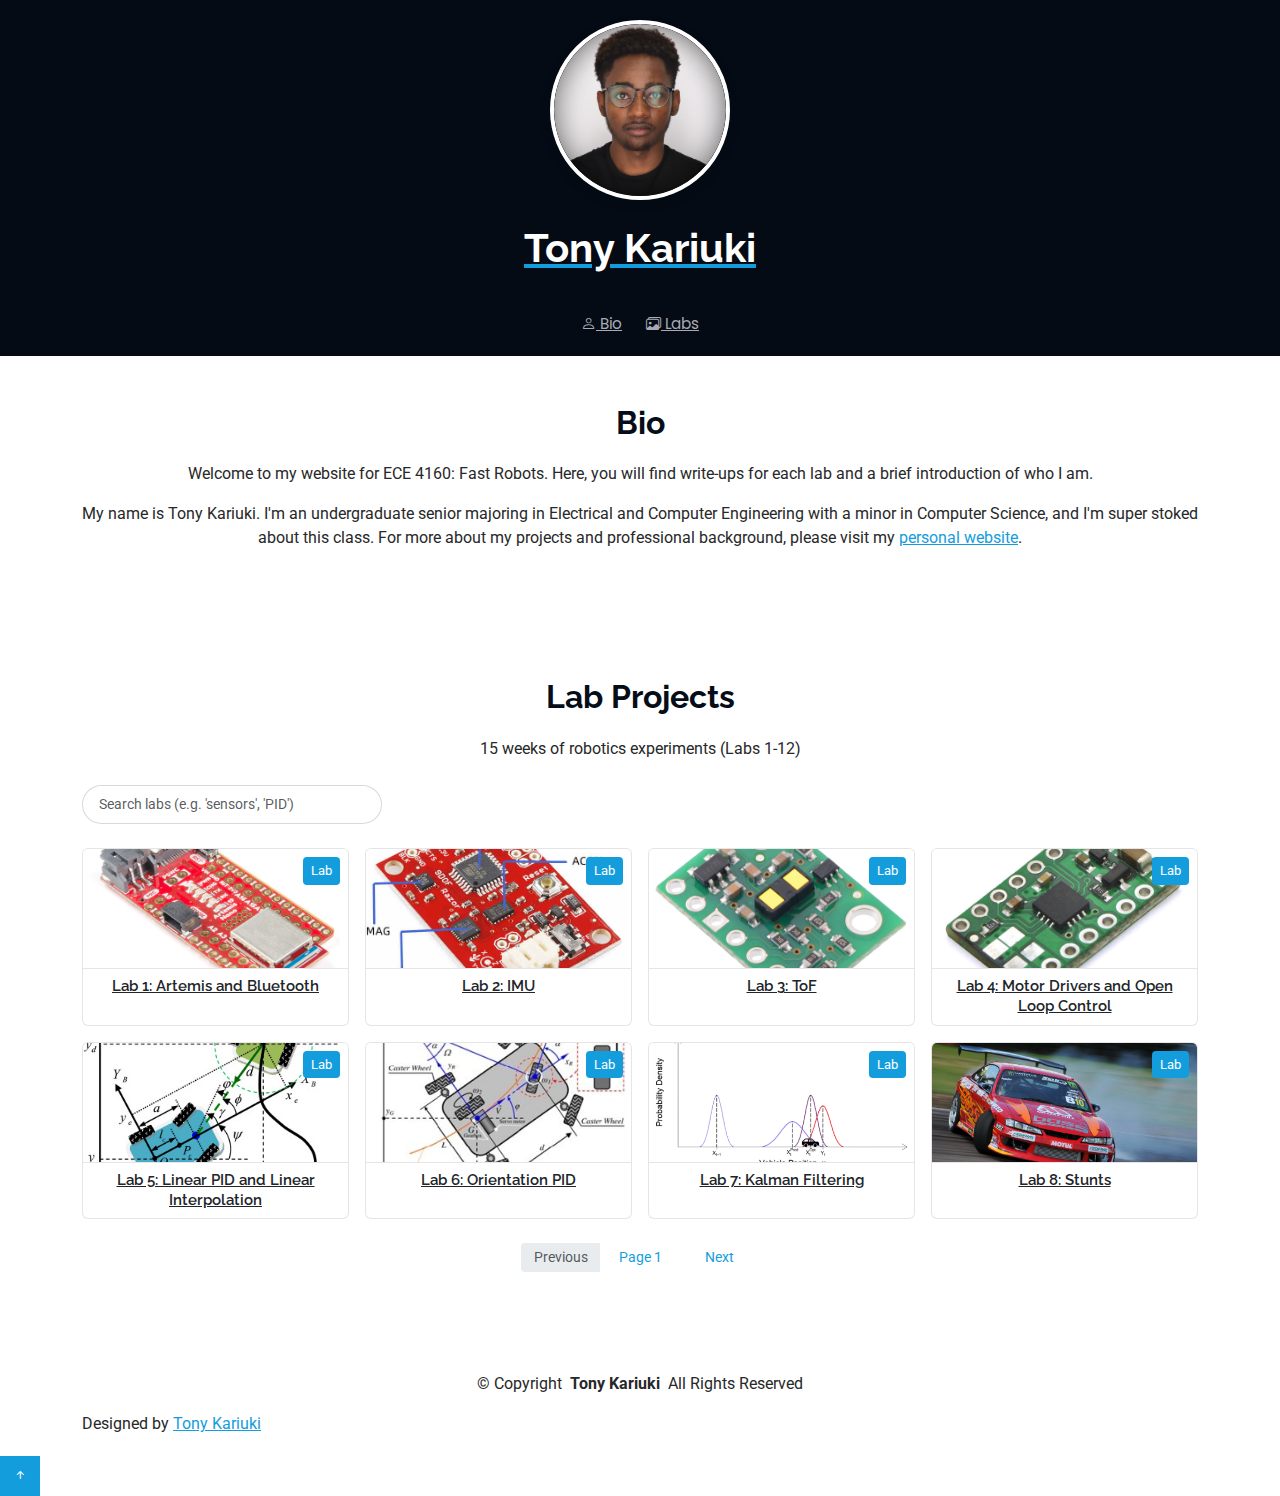
<file: index.html>
<!DOCTYPE html>
<html lang="en">

<head>
  <meta charset="utf-8">
  <meta content="width=device-width, initial-scale=1.0" name="viewport">
  <title>Tony Kariuki's ECE 4160 Portfolio</title>
  <meta content="Explore my lab projects and achievements in ECE 4160 for Spring 2025." name="description">
  <meta content="ECE 4160, lab projects, Spring 2025, Tony Kariuki" name="keywords">
  
  <!-- Favicons -->
  <link href="assets/img/favicon.png" rel="icon">
  <link href="assets/img/apple-touch-icon.png" rel="apple-touch-icon">

  <!-- Open Graph Meta Tags -->
  <meta property="og:title" content="Tony Kariuki's ECE 4160 Portfolio">
  <meta property="og:type" content="website">
  <meta property="og:url" content="https://www.tonykariuki.com/">
  <meta property="og:image" content="https://www.tonykariuki.com/assets/img/favicon.png">
  <meta property="og:description" content="Explore my lab projects and achievements in ECE 4160 for Spring 2025.">
  <meta property="og:site_name" content="Tony Kariuki's ECE 4160 Portfolio">
  <meta name="twitter:card" content="summary_large_image">
  <meta name="twitter:title" content="Tony Kariuki's ECE 4160 Portfolio">
  <meta name="twitter:description" content="Explore my lab projects and achievements in ECE 4160 for Spring 2025.">
  <meta name="twitter:image" content="https://www.tonykariuki.com/assets/img/favicon.png">

  <!-- Fonts -->
  <link href="https://fonts.googleapis.com" rel="preconnect">
  <link href="https://fonts.gstatic.com" rel="preconnect" crossorigin>
  <link href="https://fonts.googleapis.com/css2?family=Roboto:ital,wght@0,100;0,300;0,400;0,500;0,700;0,900;1,100;1,300;1,400;1,500;1,700;1,900&family=Poppins:ital,wght@0,100;0,200;0,300;0,400;0,500;0,600;0,700;0,800;0,900;1,100;1,200;1,300;1,400;1,500;1,600;1,700;1,800;1,900&family=Raleway:ital,wght@0,100;0,200;0,300;0,400;0,500;0,600;0,700;0,800;0,900&display=swap" rel="stylesheet">

  <!-- Vendor CSS Files -->
  <link href="assets/vendor/bootstrap/css/bootstrap.min.css" rel="stylesheet">
  <link href="assets/vendor/bootstrap-icons/bootstrap-icons.css" rel="stylesheet">
  <link href="assets/vendor/aos/aos.css" rel="stylesheet">
  <link href="assets/vendor/glightbox/css/glightbox.min.css" rel="stylesheet">
  <link href="assets/vendor/swiper/swiper-bundle.min.css" rel="stylesheet">

  <!-- Main CSS File -->
  <link href="assets/css/main.css" rel="stylesheet">

</head>

<body class="index-page">

  <header id="header" class="header dark-background d-flex flex-column">
    <i class="header-toggle d-xl-none bi bi-list"></i>

    <!-- Update the profile section in your HTML -->
    <div class="profile-img-container">
      <div class="profile-img">
        <img src="assets/img/hero-bg.jpg" 
            alt="Tony's Profile Picture" 
            class="profile-image"
            loading="lazy">
      </div>
    </div>

    <a href="index.html" class="logo d-flex align-items-center justify-content-center">
      <h1 class="sitename">Tony Kariuki</h1>
    </a>

    <nav id="navmenu" class="navmenu">
      <ul>
        <li><a href="#about"><i class="bi bi-person navicon"></i> Bio</a></li>
        <li><a href="#portfolio"><i class="bi bi-images navicon"></i> Labs</a></li>
      </ul>
    </nav>

  </header>

  <main class="main">

    <!-- Bio Section -->
    <section id="about" class="about section">
      <div class="container section-title" data-aos="fade-up">
        <h2>Bio</h2>
        <p>Welcome to my website for ECE 4160: Fast Robots. Here, you will find write-ups for each lab and a brief introduction of who I am.</p>
        <p>My name is Tony Kariuki. I'm an undergraduate senior majoring in Electrical and Computer Engineering with a minor in Computer Science, and I'm super stoked about this class. For more about my projects and professional background, please visit my <a href="https://www.tonykariuki.com/" target="_blank" rel="noopener">personal website</a>.</p>
      </div>
    </section>

    <!-- Portfolio Section -->
    <section id="portfolio" class="portfolio section light-background">
      <div class="container section-title" data-aos="fade-up">
        <h2>Lab Projects</h2>
        <p class="mb-4">15 weeks of robotics experiments (Labs 1-12)</p>

        <!-- Search Bar -->
        <div class="mb-4">
          <input type="search" id="labSearch" class="form-control form-control-sm" 
                placeholder="Search labs (e.g. 'sensors', 'PID')" 
                aria-label="Search lab projects"
                style="max-width: 300px">
        </div>

        <!-- Lab Grid -->
        <div class="row row-cols-2 row-cols-md-3 row-cols-lg-4 g-3" id="labContainer">
          <!-- Lab 1 -->
          <div class="col">
            <a href="labs/lab1.html" class="card lab-card h-100" 
              data-search="artemis setup bluetooth initial configuration">
              <img src="img/lab1-thumb.jpg" class="card-img-top" 
                   alt="Lab 1 Preview" loading="lazy" decoding="async">
              <div class="card-body p-2">
                <h6 class="card-title mb-0">Lab 1: Artemis and Bluetooth</h6>
              </div>
            </a>
          </div>

          <!-- Lab 2 -->
          <div class="col">
            <a href="labs/lab2.html" class="card lab-card h-100" 
              data-search="imu sensors calibration">
              <img src="img/lab2-thumb.jpg" class="card-img-top" 
                   alt="Lab 2 Preview" loading="lazy" decoding="async">
              <div class="card-body p-2">
                <h6 class="card-title mb-0">Lab 2: IMU</h6>
              </div>
            </a>
          </div>

          <!-- Lab 3 -->
          <div class="col">
            <a href="labs/lab3.html" class="card lab-card h-100" 
              data-search="time-of-flight sensor ranging">
              <img src="img/lab3-thumb.jpg" class="card-img-top" 
                   alt="Lab 3 Preview" loading="lazy" decoding="async">
              <div class="card-body p-2">
                <h6 class="card-title mb-0">Lab 3: ToF</h6>
              </div>
            </a>
          </div>

          <!-- Lab 4 -->
          <div class="col">
            <a href="labs/lab4.html" class="card lab-card h-100" 
              data-search="motor drivers open loop control">
              <img src="img/lab4-thumb.jpg" class="card-img-top" 
                   alt="Lab 4 Preview" loading="lazy" decoding="async">
              <div class="card-body p-2">
                <h6 class="card-title mb-0">Lab 4: Motor Drivers and Open Loop Control</h6>
              </div>
            </a>
          </div>
  
          <!-- Lab 5 -->
          <div class="col">
            <a href="labs/lab5.html" class="card lab-card h-100" 
              data-search="pid control linear interpolation">
              <img src="img/lab5-thumb.jpg" class="card-img-top" 
                   alt="Lab 5 Preview" loading="lazy" decoding="async">
              <div class="card-body p-2">
                <h6 class="card-title mb-0">Lab 5: Linear PID and Linear Interpolation</h6>
              </div>
            </a>
          </div>

          <!-- Lab 6 -->
          <div class="col">
            <a href="labs/lab6.html" class="card lab-card h-100" 
              data-search="orientation pid angular control">
              <img src="img/lab6-thumb.jpg" class="card-img-top" 
                   alt="Lab 6 Preview" loading="lazy" decoding="async">
              <div class="card-body p-2">
                <h6 class="card-title mb-0">Lab 6: Orientation PID</h6>
              </div>
            </a>
          </div>

          <!-- Lab 7 -->
          <div class="col">
            <a href="labs/lab7.html" class="card lab-card h-100" 
              data-search="kalman filter sensor fusion">
              <img src="img/lab7-thumb.png" class="card-img-top" 
                   alt="Lab 7 Preview" loading="lazy" decoding="async">
              <div class="card-body p-2">
                <h6 class="card-title mb-0">Lab 7: Kalman Filtering</h6>
              </div>
            </a>
          </div>

          <!-- Lab 8 -->
          <div class="col">
            <a href="labs/lab8.html" class="card lab-card h-100" 
              data-search="stunts autonomous maneuvers">
              <img src="img/lab8-thumb.png" class="card-img-top" 
                   alt="Lab 8 Preview" loading="lazy" decoding="async">
              <div class="card-body p-2">
                <h6 class="card-title mb-0">Lab 8: Stunts</h6>
              </div>
            </a>
          </div>

          <!-- Lab 9 -->
          <div class="col">
            <a href="labs/lab9.html" class="card lab-card h-100" 
              data-search="mapping slam environment modeling">
              <img src="img/lab9-thumb.gif" class="card-img-top" 
                   alt="Lab 9 Preview" loading="lazy" decoding="async">
              <div class="card-body p-2">
                <h6 class="card-title mb-0">Lab 9: Mapping</h6>
              </div>
            </a>
          </div>

          <!-- Lab 10 -->
          <div class="col">
            <a href="labs/lab10.html" class="card lab-card h-100" 
              data-search="localization simulation particle filter">
              <img src="img/lab10-thumb.png" class="card-img-top" 
                   alt="Lab 10 Preview" loading="lazy" decoding="async">
              <div class="card-body p-2">
                <h6 class="card-title mb-0">Lab 10: Localization(sim)</h6>
              </div>
            </a>
          </div>
  
          <!-- Lab 11 -->
          <div class="col">
            <a href="labs/lab11.html" class="card lab-card h-100" 
              data-search="real-world localization implementation">
              <img src="img/lab11-thumb.png" class="card-img-top" 
                   alt="Lab 11 Preview" loading="lazy" decoding="async">
              <div class="card-body p-2">
                <h6 class="card-title mb-0">Lab 11: Localization(real)</h6>
              </div>
            </a>
          </div>

          <!-- Lab 12 -->
          <div class="col">
            <a href="labs/lab12.html" class="card lab-card h-100" 
              data-search="path planning execution strategies">
              <img src="img/lab12-thumb.jpeg" class="card-img-top" 
                   alt="Lab 12 Preview" loading="lazy" decoding="async">
              <div class="card-body p-2">
                <h6 class="card-title mb-0">Lab 12: Planning and Execution</h6>
              </div>
            </a>
          </div>

        </div>

        <!-- Pagination -->
        <nav class="mt-3" id="labPagination">
          <ul class="pagination pagination-sm justify-content-center">
            <li class="page-item"><a class="page-link" href="#" id="prevPage">Previous</a></li>
            <li class="page-item"><span class="page-link" id="currentPage">Page 1</span></li>
            <li class="page-item"><a class="page-link" href="#" id="nextPage">Next</a></li>
          </ul>
        </nav>
      </div>
    </section>

  </main>

  <footer id="footer" class="footer position-relative light-background">
    <div class="container">
      <div class="copyright text-center ">
        <p>© <span>Copyright</span> <strong class="px-1 sitename">Tony Kariuki</strong> <span>All Rights Reserved</span></p>
      </div>
      <div class="credits">
        Designed by <a href="https://www.linkedin.com/in/antony-kariuki/">Tony Kariuki</a>
      </div>
    </div>
  </footer>

  <!-- Scroll Top -->
  <a href="#" id="scroll-top" class="scroll-top d-flex align-items-center justify-content-center"><i class="bi bi-arrow-up-short"></i></a>

  <!-- Preloader -->
  <div id="preloader"></div>

  <!-- Vendor JS Files -->
  <script src="assets/vendor/bootstrap/js/bootstrap.bundle.min.js"></script>
  <script src="assets/vendor/php-email-form/validate.js"></script>
  <script src="assets/vendor/aos/aos.js"></script>
  <script src="assets/vendor/typed.js/typed.umd.js"></script>
  <script src="assets/vendor/purecounter/purecounter_vanilla.js"></script>
  <script src="assets/vendor/waypoints/noframework.waypoints.js"></script>
  <script src="assets/vendor/glightbox/js/glightbox.min.js"></script>
  <script src="assets/vendor/imagesloaded/imagesloaded.pkgd.min.js"></script>
  <script src="assets/vendor/isotope-layout/isotope.pkgd.min.js"></script>
  <script src="assets/vendor/swiper/swiper-bundle.min.js"></script>

  <!-- Main JS File -->
  <script src="assets/js/main.js"></script>

  
  <script>
  document.addEventListener('DOMContentLoaded', () => {
    const LABS_PER_PAGE = 8;
    let currentPage = 1;
    let totalPages = 1;
    const allLabs = Array.from(document.querySelectorAll('.lab-card'));
    let filteredLabs = [...allLabs]; // Copy of all labs for filtering
    const pagination = document.getElementById('labPagination');
  
    // Initialize all labs as hidden
    allLabs.forEach(lab => lab.parentElement.style.display = 'none');
  
    function updateDisplay() {
      // Calculate visible range
      const startIndex = (currentPage - 1) * LABS_PER_PAGE;
      const endIndex = startIndex + LABS_PER_PAGE;
      
      // Hide all labs first
      allLabs.forEach(lab => lab.parentElement.style.display = 'none');
      
      // Show only current page's labs
      filteredLabs.slice(startIndex, endIndex).forEach(lab => {
        lab.parentElement.style.display = 'block';
      });
  
      // Update pagination controls
      totalPages = Math.ceil(filteredLabs.length / LABS_PER_PAGE);
      document.getElementById('currentPage').textContent = `Page ${currentPage}`;
      document.getElementById('prevPage').parentElement.classList.toggle('disabled', currentPage === 1);
      document.getElementById('nextPage').parentElement.classList.toggle('disabled', currentPage >= totalPages);
      pagination.style.display = totalPages > 1 ? 'block' : 'none';
    }
  
    // Search functionality
    document.getElementById('labSearch').addEventListener('input', (e) => {
      const term = e.target.value.toLowerCase();
      filteredLabs = allLabs.filter(lab => 
        lab.dataset.search.toLowerCase().includes(term)
      );
      currentPage = 1;
      updateDisplay();
    });
  
    // Pagination controls
    document.getElementById('prevPage').addEventListener('click', (e) => {
      e.preventDefault();
      if(currentPage > 1) {
        currentPage--;
        updateDisplay();
      }
    });
  
    document.getElementById('nextPage').addEventListener('click', (e) => {
      e.preventDefault();
      if(currentPage < totalPages) {
        currentPage++;
        updateDisplay();
      }
    });
  
    // Initial display
    updateDisplay();
  });
  </script>
</body>
</html>
</file>
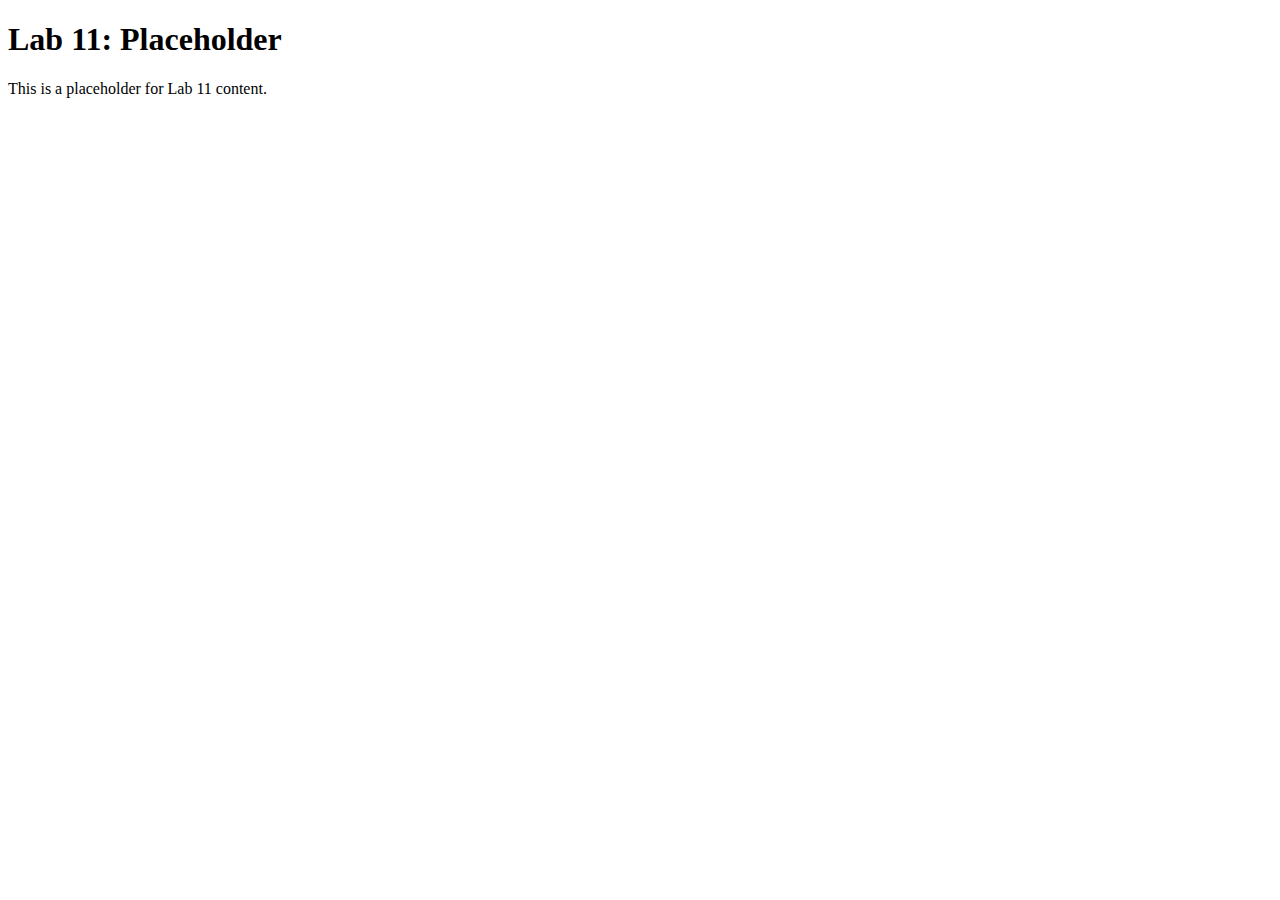
<file: labs/lab11.html>
<!DOCTYPE html>
<html lang="en">
<head>
    <meta charset="UTF-8">
    <meta name="viewport" content="width=device-width, initial-scale=1.0">
    <title>Lab 11 Placeholder</title>
</head>
<body>
    <h1>Lab 11: Placeholder</h1>
    <p>This is a placeholder for Lab 11 content.</p>
</body>
</html>
</file>
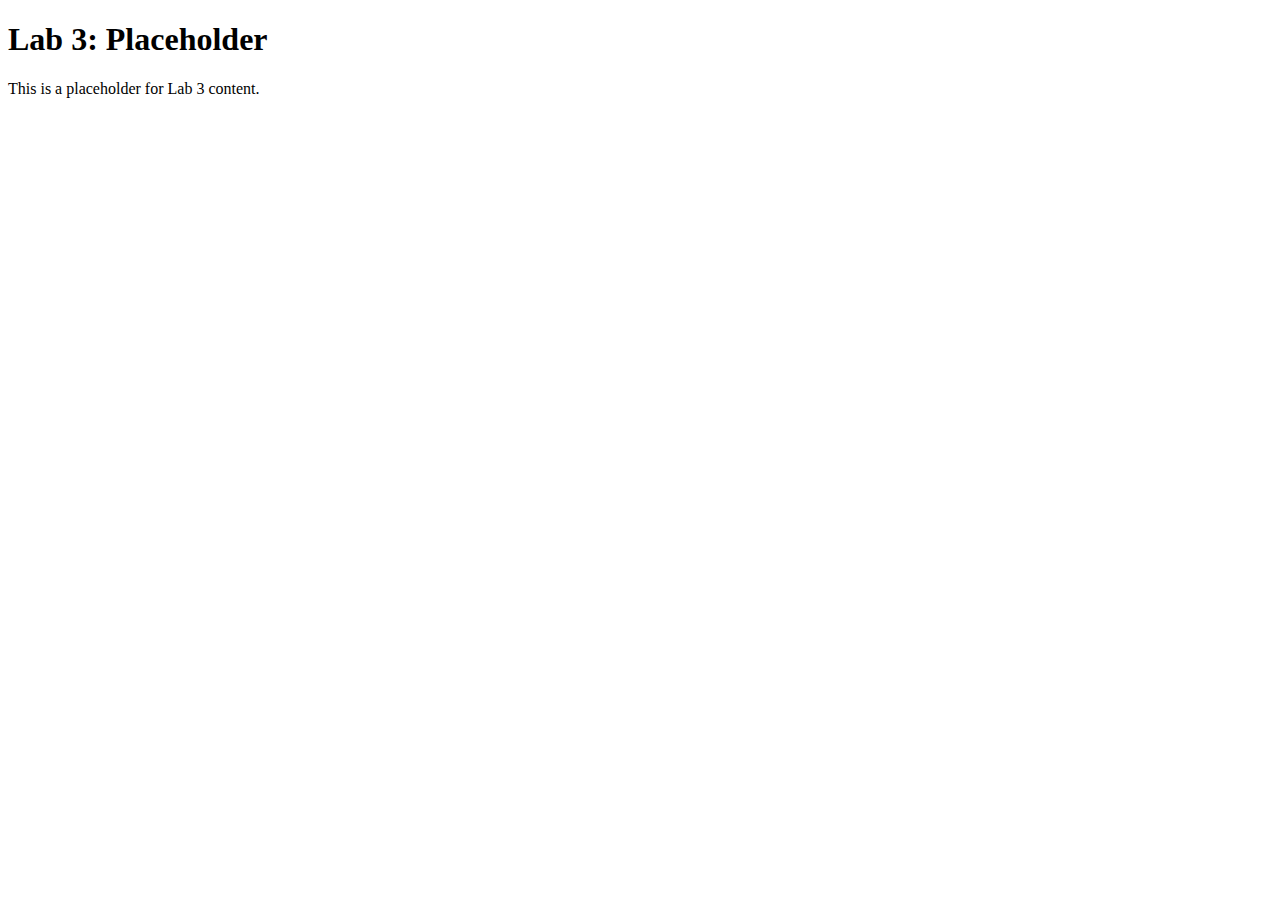
<file: labs/lab3.html>
<!DOCTYPE html>
<html lang="en">
<head>
    <meta charset="UTF-8">
    <meta name="viewport" content="width=device-width, initial-scale=1.0">
    <title>Lab 3 Placeholder</title>
</head>
<body>
    <h1>Lab 3: Placeholder</h1>
    <p>This is a placeholder for Lab 3 content.</p>
</body>
</html>
</file>
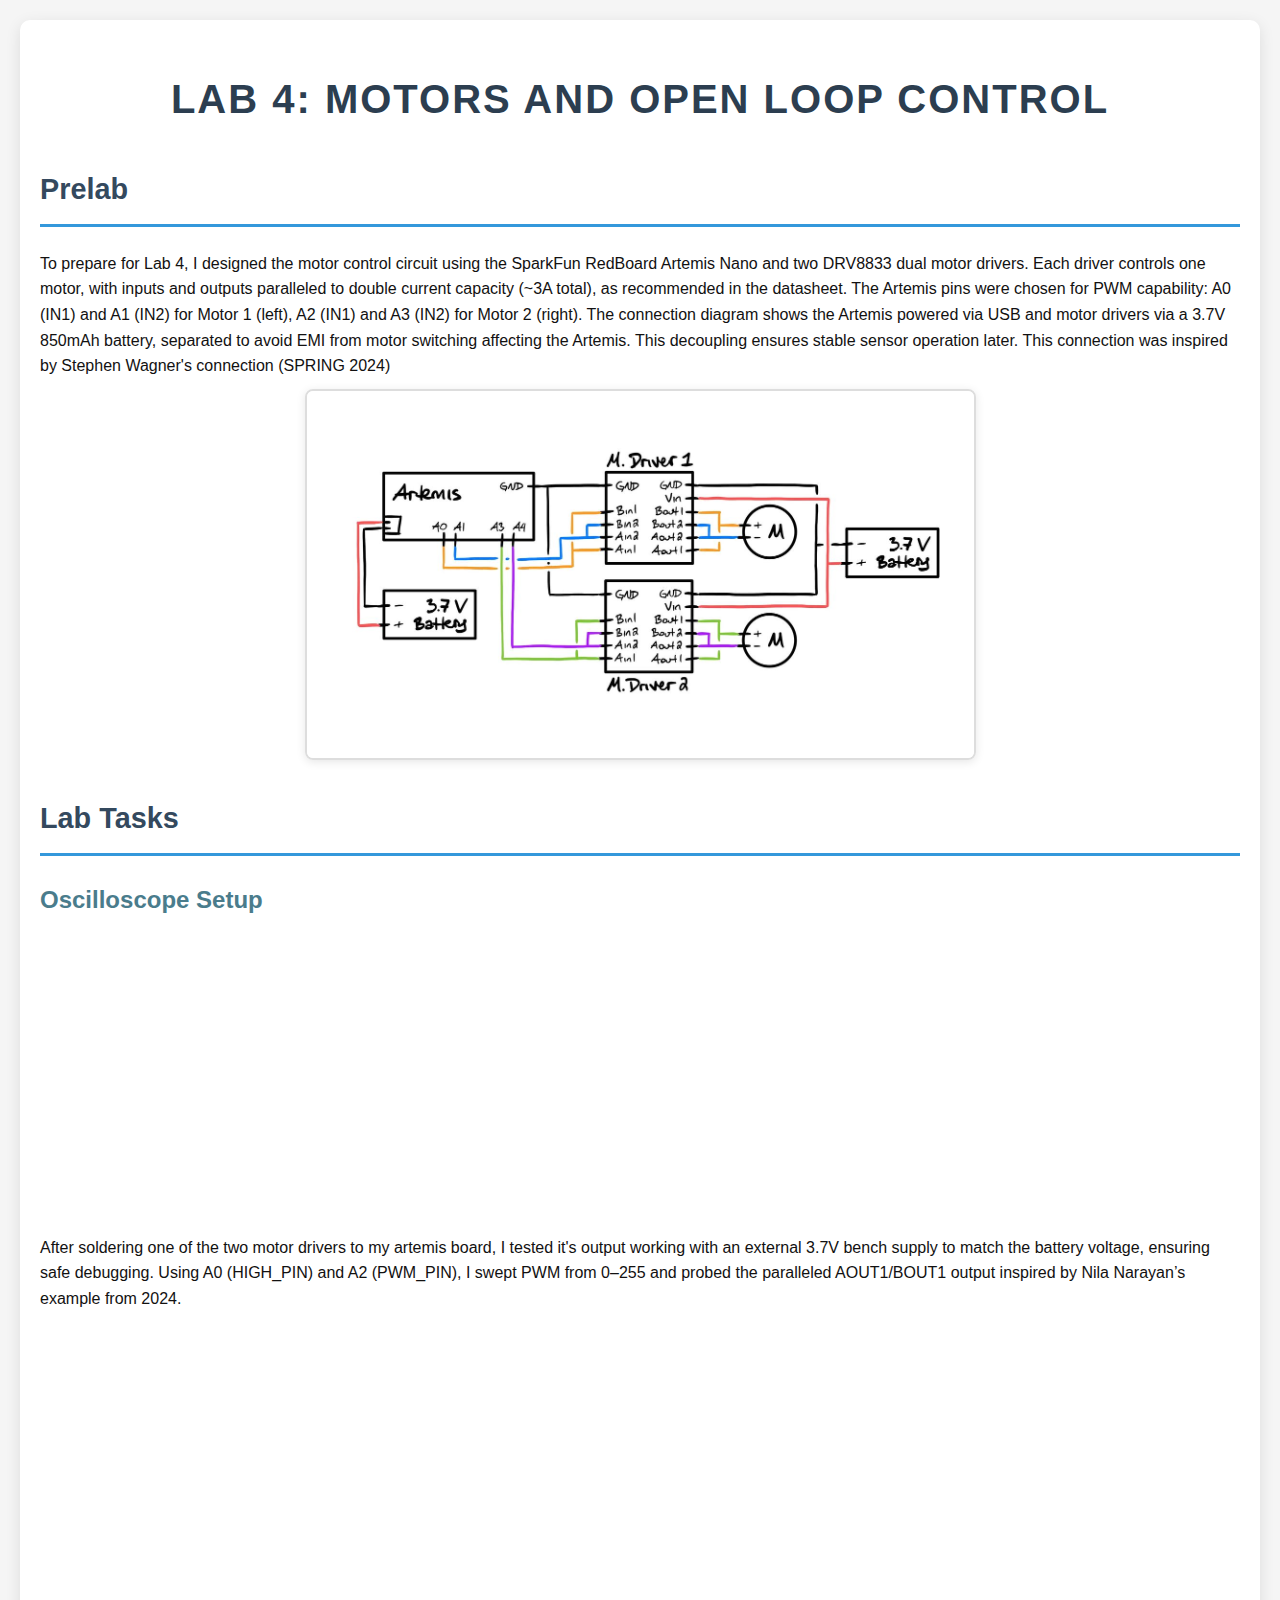
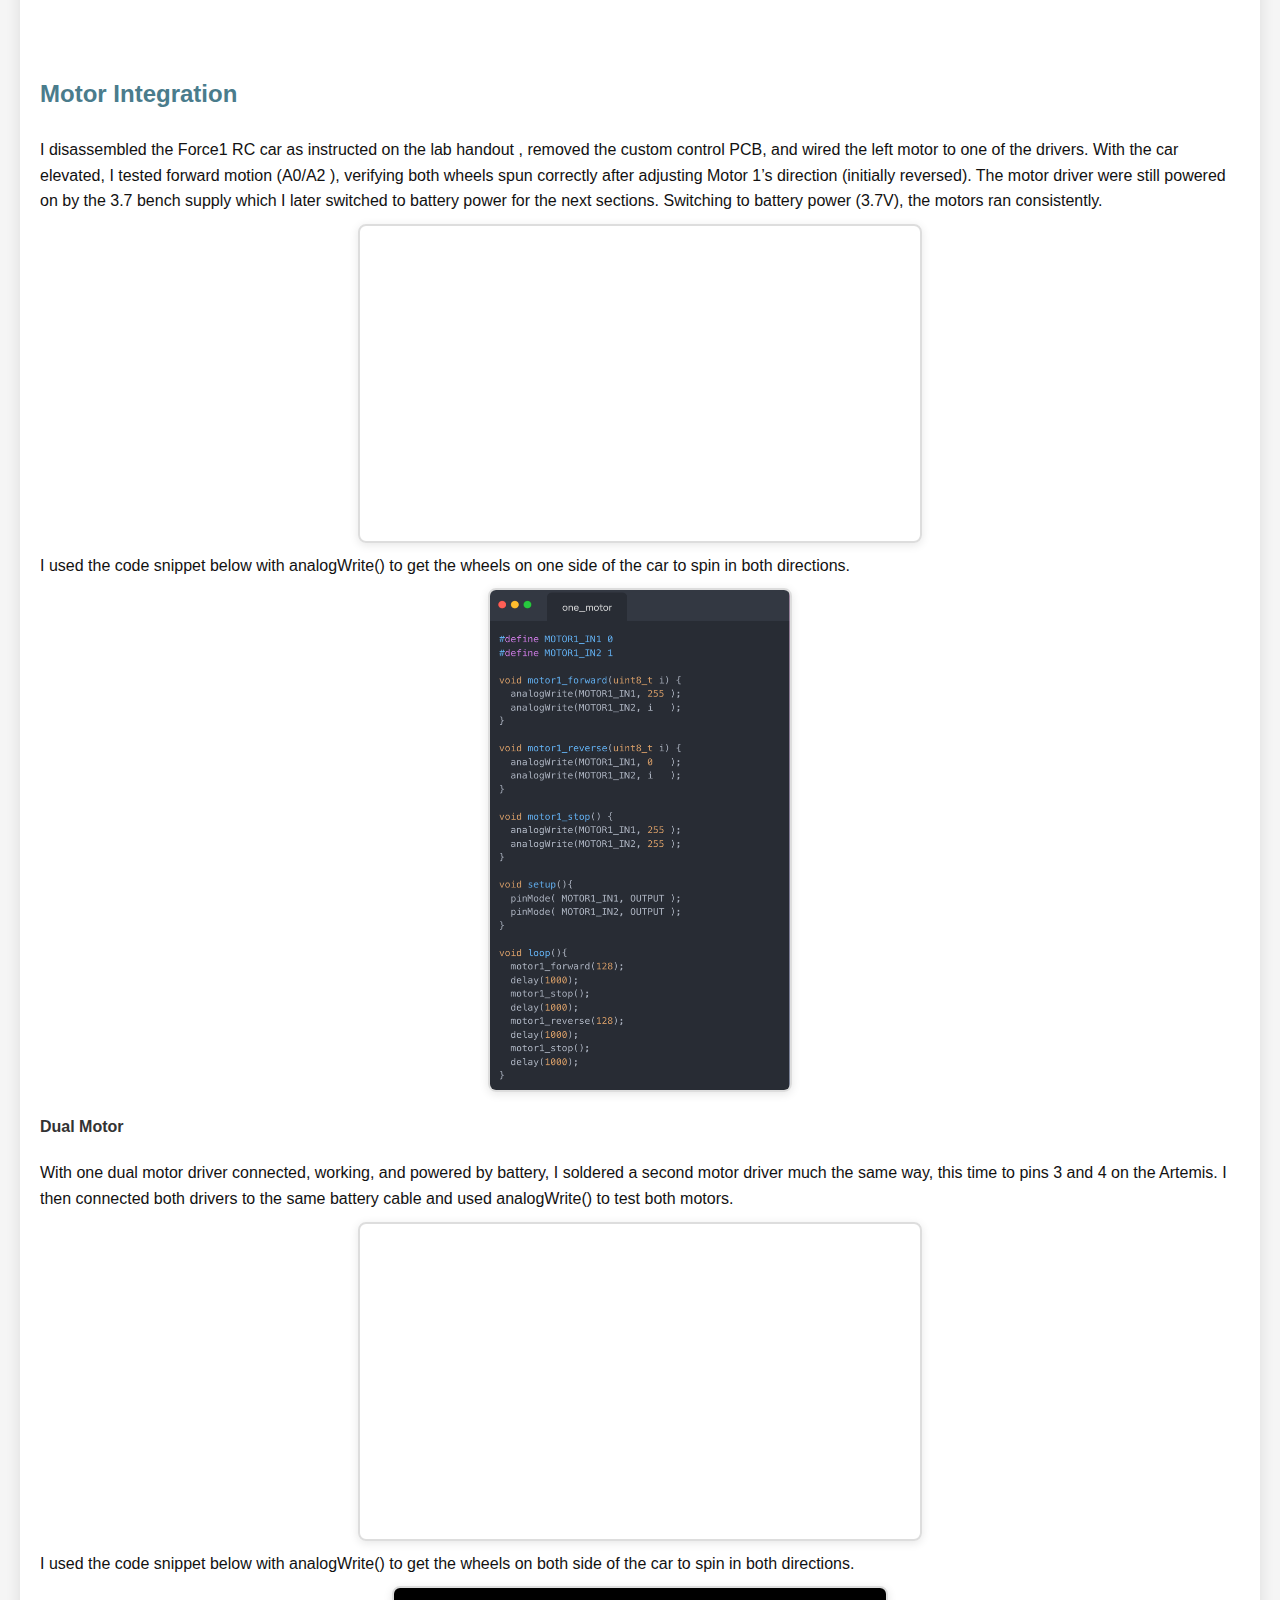
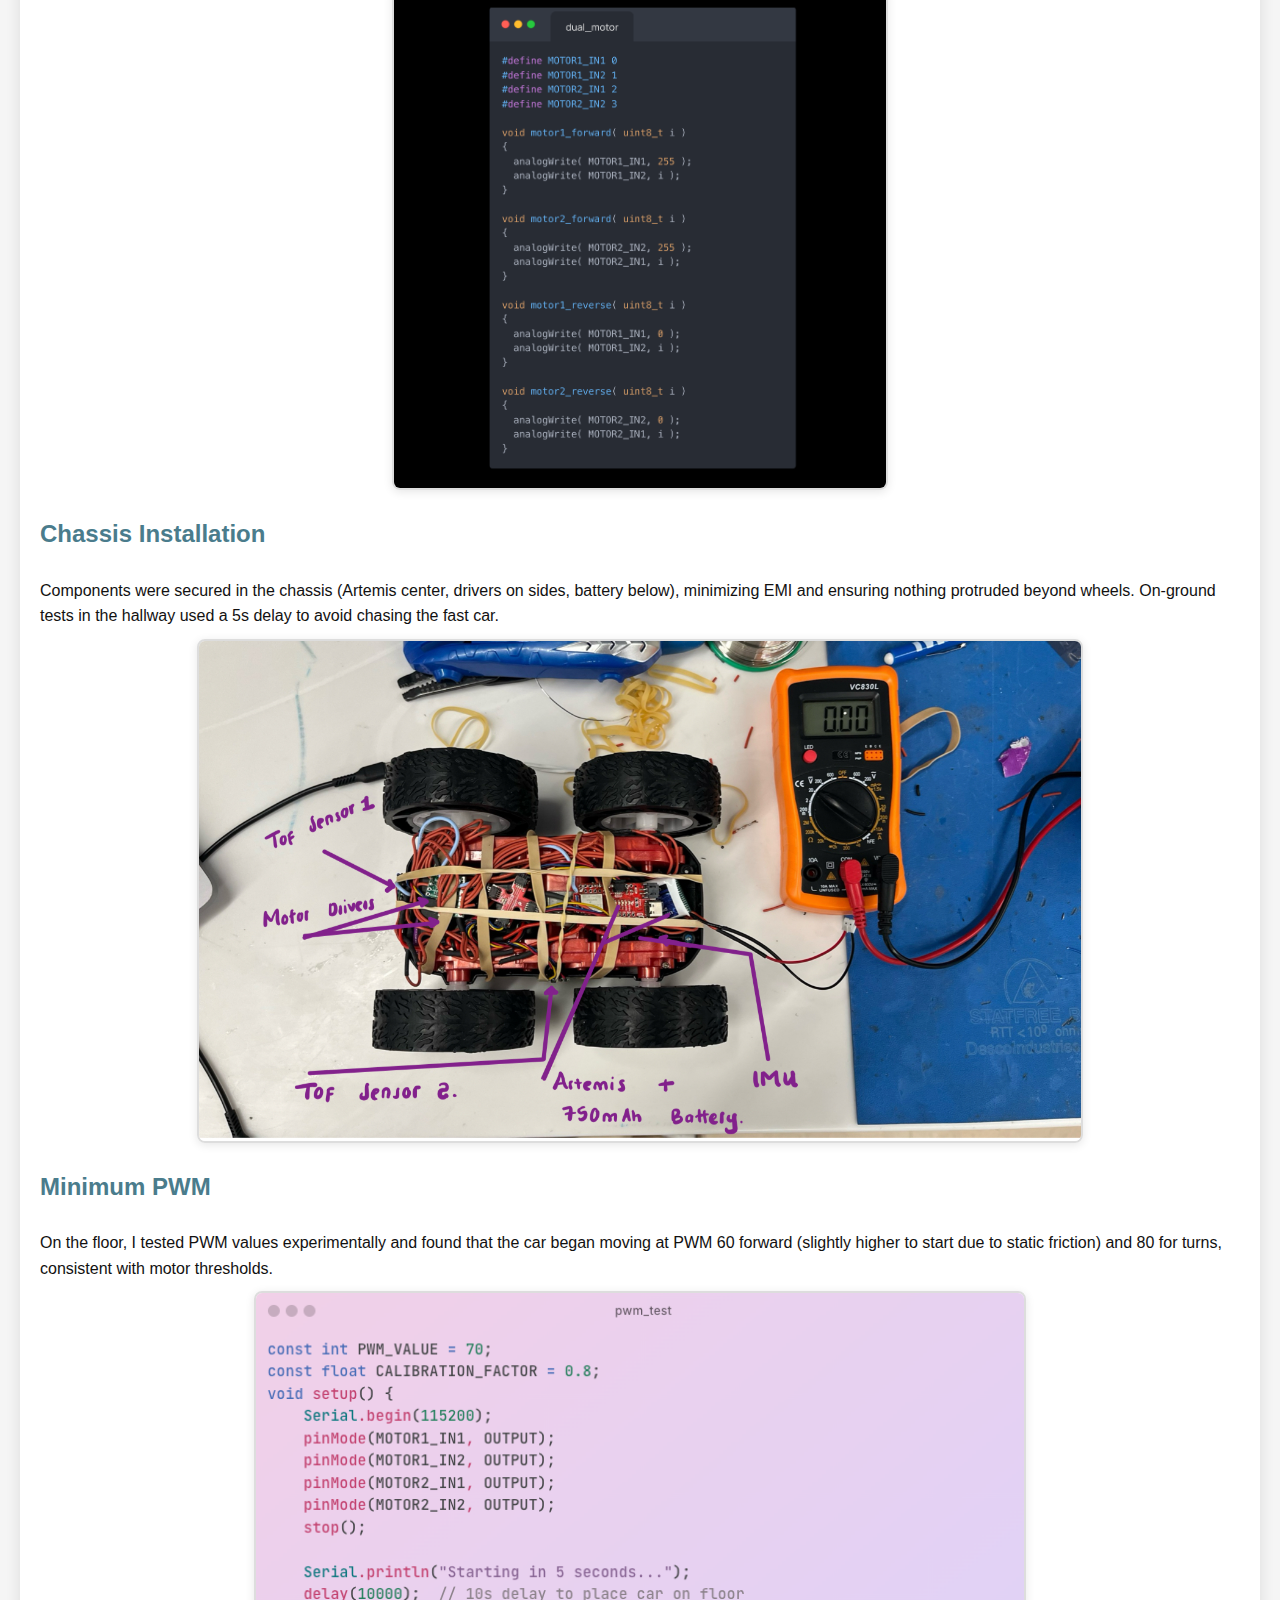
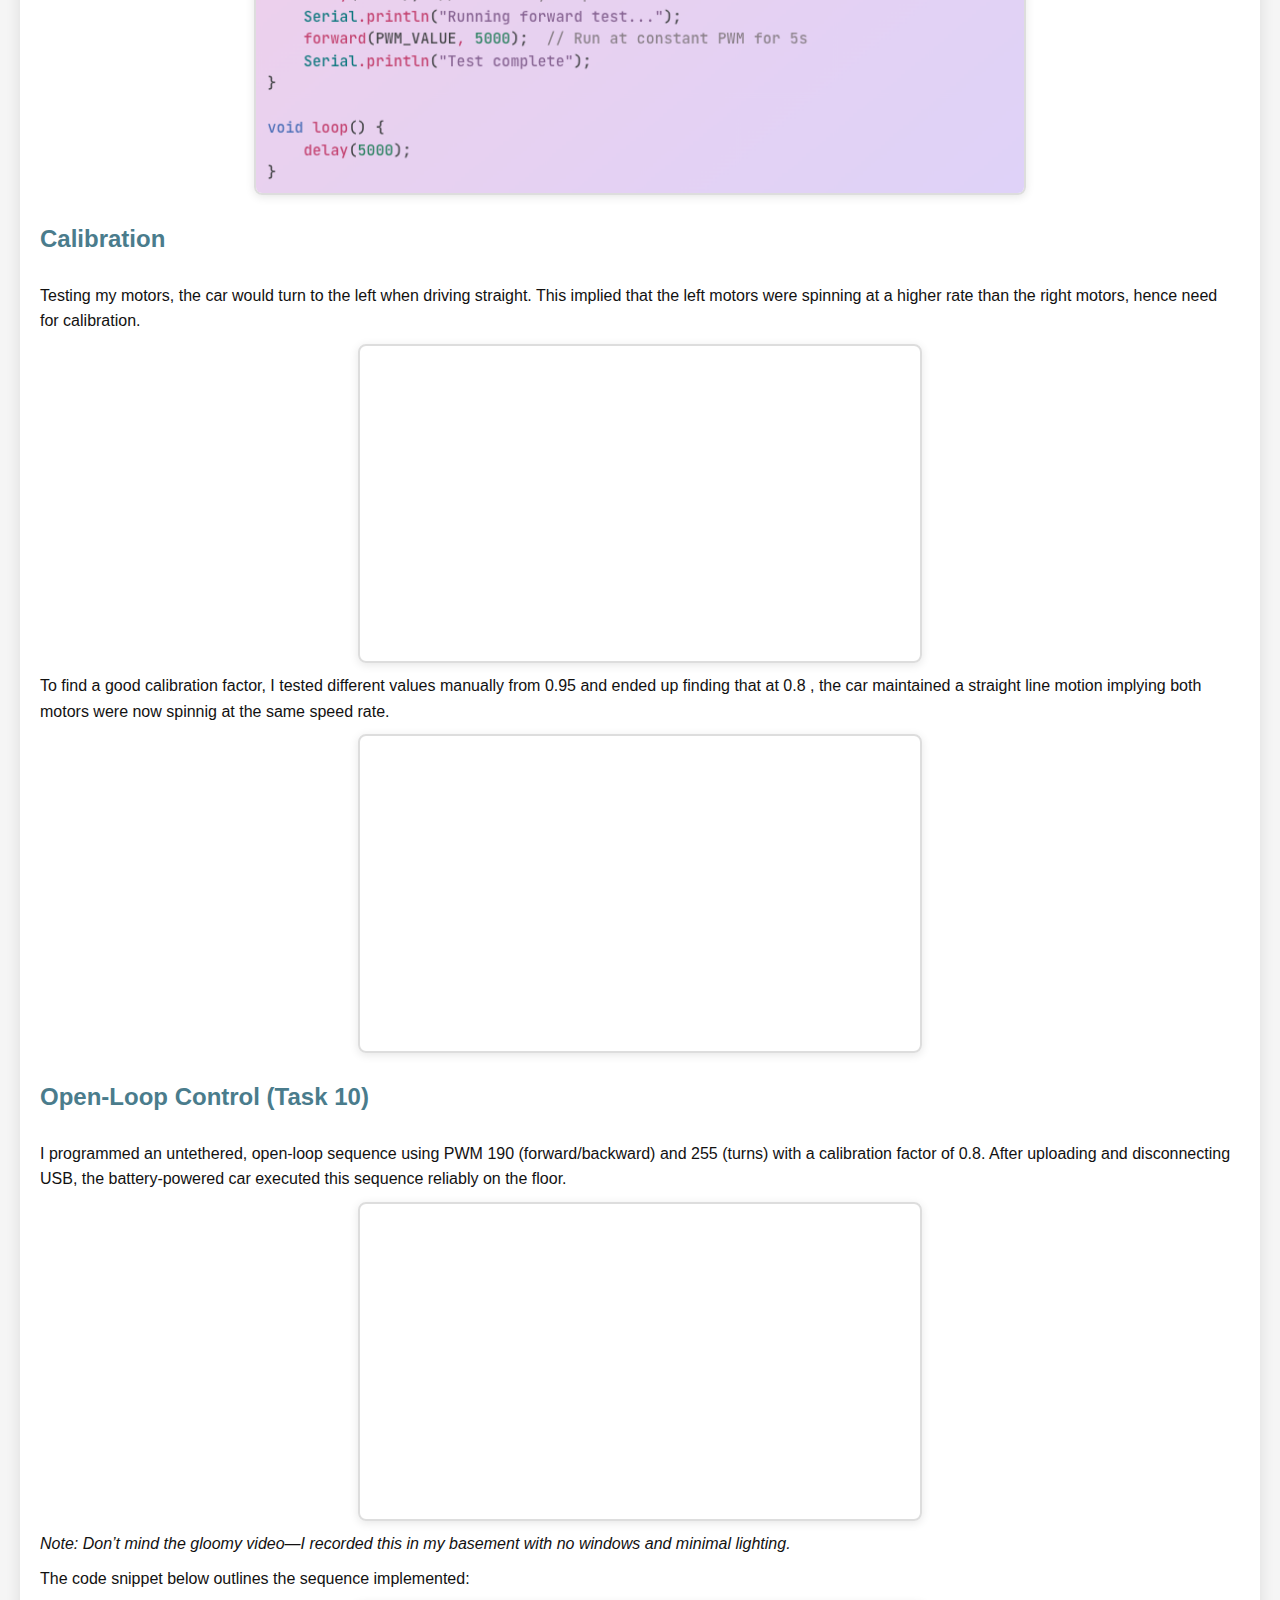
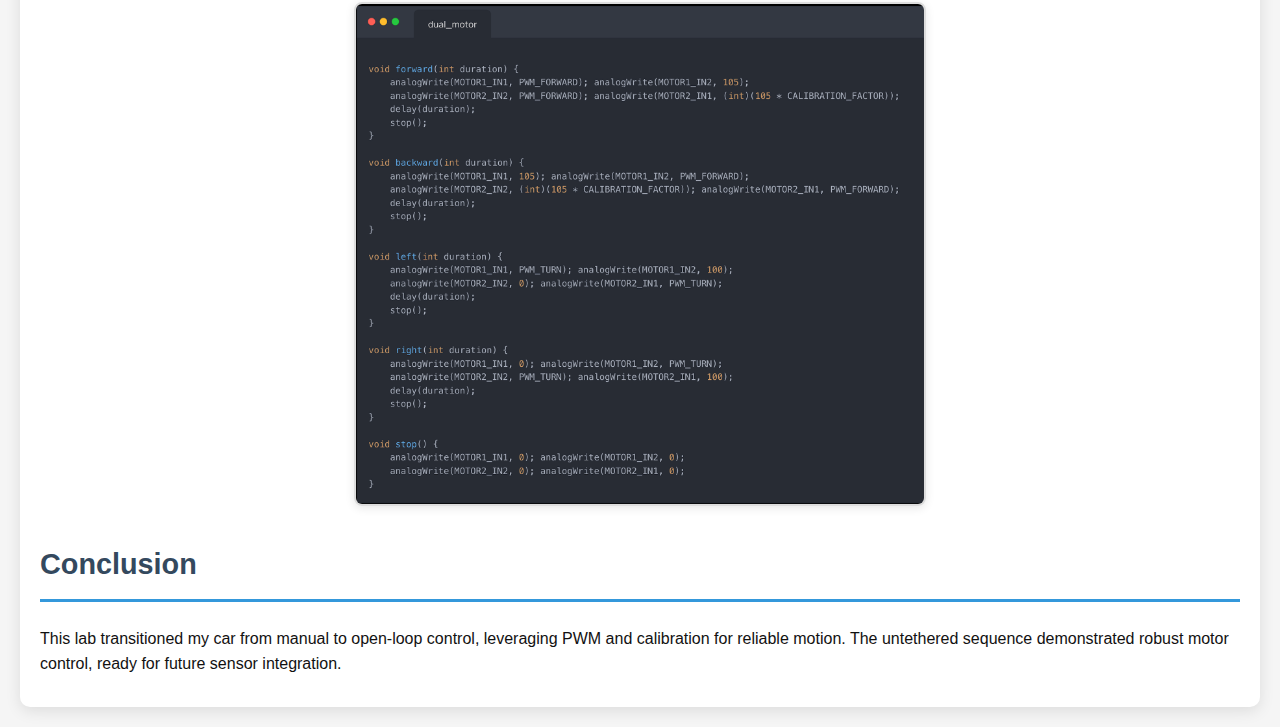
<file: labs/lab4.html>
<!DOCTYPE html>
<html lang="en">
<head>
    <meta charset="UTF-8">
    <meta name="viewport" content="width=device-width, initial-scale=1.0">
    <title>Lab 4: Motors and Open Loop Control</title>
    <style>
        /* General Styling */
        body {
            font-family: 'Arial', sans-serif;
            margin: 0;
            padding: 20px;
            background-color: #f5f5f5;
            line-height: 1.6;
            color: #333;
        }
        .section-container {
            max-width: 1200px;
            margin: 0 auto;
            padding: 20px;
            background-color: #fff;
            border-radius: 10px;
            box-shadow: 0 4px 15px rgba(0, 0, 0, 0.1);
            transition: transform 0.3s ease, box-shadow 0.3s ease;
        }
        .section-container:hover {
            transform: translateY(-2px);
            box-shadow: 0 6px 20px rgba(0, 0, 0, 0.15);
        }
        h1 {
            text-align: center;
            color: #2c3e50;
            margin-bottom: 25px;
            text-transform: uppercase;
            letter-spacing: 2px;
            font-size: 2.5em;
            animation: fadeInDown 1s ease-out;
        }
        h2 {
            color: #34495e;
            border-bottom: 3px solid #3498db;
            padding-bottom: 12px;
            margin-top: 35px;
            font-size: 1.8em;
            animation: fadeInLeft 1s ease-out;
        }
        h3 {
            color: #4a7c8c;
            margin-top: 25px;
            font-size: 1.5em;
            animation: fadeInRight 1s ease-out;
        }
        p {
            margin: 10px 0;
            color: #121111;
            font-size: 1.0em;
        }
        img {
            max-width: 80%;
            max-height: 500px;
            height: auto;
            display: block;
            margin: 10px auto;
            border: 2px solid #ddd;
            border-radius: 8px;
            box-shadow: 0 2px 10px rgba(0, 0, 0, 0.1);
            transition: transform 0.3s ease, opacity 0.3s ease, box-shadow 0.3s ease;
        }
        img:hover {
            transform: scale(1.05);
            opacity: 0.95;
            box-shadow: 0 4px 15px rgba(0, 0, 0, 0.2);
        }
        table {
            border-collapse: collapse;
            width: 90%;
            margin: 20px auto;
            background-color: #fff;
            box-shadow: 0 4px 15px rgba(0, 0, 0, 0.1);
            border-radius: 8px;
        }
        th, td {
            border: 1px solid #ddd;
            padding: 12px;
            text-align: center;
            color: #555;
            transition: background-color 0.3s ease;
        }
        th {
            background-color: #3498db;
            color: #fff;
            font-weight: bold;
            font-size: 1.1em;
        }
        td:hover {
            background-color: #f0f0f0;
        }
        pre {
            background-color: #f8f8f8;
            padding: 15px;
            border-radius: 8px;
            overflow-x: auto;
            border: 1px solid #ddd;
            font-size: 0.9em;
            color: #333;
            box-shadow: 0 2px 10px rgba(0, 0, 0, 0.1);
            transition: transform 0.3s ease;
        }
        pre:hover {
            transform: scale(1.02);
        }
        .placeholder {
            color: #888;
            font-style: italic;
            opacity: 0.7;
            transition: opacity 0.3s ease;
        }
        .placeholder:hover {
            opacity: 1;
        }
        /* Image Containers */
        .image-container, .two-image-container {
            display: flex;
            justify-content: center;
            gap: 20px;
            flex-wrap: wrap;
            margin: 10px 0;
            transition: opacity 0.5s ease, transform 0.3s ease;
        }
        .image-container:hover, .two-image-container:hover {
            transform: scale(1.02);
        }
        .image-container img, .two-image-container img {
            opacity: 0;
            animation: fadeIn 1s ease-in forwards;
            max-width: 30%; /* Fits three images side by side */
            max-height: 600px;
            height: auto;
            border: 2px solid #ddd;
            border-radius: 8px;
            box-shadow: 0 2px 10px rgba(0, 0, 0, 0.1);
        }
        .two-image-container img {
            max-width: 48%; /* Fits two images side by side */
            max-height: 600px;
            height: auto;
            border: 2px solid #ddd;
            border-radius: 8px;
            box-shadow: 0 2px 10px rgba(0, 0, 0, 0.1);
        }
        iframe {
            max-width: 80%;
            display: block;
            margin: 10px auto;
            border: 2px solid #ddd;
            border-radius: 8px;
            box-shadow: 0 2px 10px rgba(0, 0, 0, 0.1);
            transition: transform 0.3s ease, box-shadow 0.3s ease;
        }
        iframe:hover {
            transform: scale(1.02);
            box-shadow: 0 4px 15px rgba(0, 0, 0, 0.2);
        }

        /* Animations */
        @keyframes fadeIn {
            from { opacity: 0; transform: translateY(20px); }
            to { opacity: 1; transform: translateY(0); }
        }
        @keyframes fadeInDown {
            from { opacity: 0; transform: translateY(-20px); }
            to { opacity: 1; transform: translateY(0); }
        }
        @keyframes fadeInLeft {
            from { opacity: 0; transform: translateX(-20px); }
            to { opacity: 1; transform: translateX(0); }
        }
        @keyframes fadeInRight {
            from { opacity: 0; transform: translateX(20px); }
            to { opacity: 1; transform: translateX(0); }
        }

        /* Enhanced Responsive Design */
        @media (max-width: 1200px) {
            .section-container { max-width: 95%; padding: 15px; }
            img, iframe { max-width: 90%; max-height: 400px; }
            .image-container img, .two-image-container img { max-width: 45%; }
            table { width: 95%; }
            h1 { font-size: 2.2em; }
            h2 { font-size: 1.6em; }
            h3 { font-size: 1.3em; }
        }
        @media (max-width: 768px) {
            .section-container { max-width: 90%; padding: 10px; }
            img, iframe { max-width: 100%; max-height: 250px; }
            .image-container img, .two-image-container img { max-width: 100%; }
            table { width: 100%; }
            h1 { font-size: 1.8em; }
            h2 { font-size: 1.4em; }
            h3 { font-size: 1.1em; }
            p { font-size: 1em; }
        }
        @media (max-width: 480px) {
            .section-container { padding: 5px; }
            img, iframe { max-height: 200px; }
            pre { font-size: 0.8em; padding: 10px; }
            table { font-size: 0.9em; }
            button { padding: 8px 15px; font-size: 0.9em; }
        }
    </style>
    <script>
        // Smooth scrolling for navigation (if needed, add links later)
        document.querySelectorAll('a[href^="#"]').forEach(anchor => {
            anchor.addEventListener('click', function(e) {
                e.preventDefault();
                document.querySelector(this.getAttribute('href')).scrollIntoView({
                    behavior: 'smooth',
                    block: 'start'
                });
            });
        });

        // Image lazy loading with animation
        document.addEventListener('DOMContentLoaded', function() {
            const images = document.querySelectorAll('.image-container img, .two-image-container img');
            images.forEach(img => {
                img.style.opacity = '0';
                const observer = new IntersectionObserver((entries, observer) => {
                    entries.forEach(entry => {
                        if (entry.isIntersecting) {
                            entry.target.style.opacity = '1';
                            entry.target.style.animation = 'fadeIn 1s ease-out forwards';
                            observer.unobserve(entry.target);
                        }
                    });
                }, { threshold: 0.1, rootMargin: '50px' });
                observer.observe(img);
            });
        });

        // Dynamic table toggle for sensor data (not used here, kept for consistency)
        function toggleTable() {
            const table = document.querySelector('table');
            if (table) {
                if (table.style.display === 'none' || table.style.display === '') {
                    table.style.display = 'table';
                    table.style.animation = 'fadeIn 0.5s ease-out';
                } else {
                    table.style.animation = 'fadeOut 0.5s ease-out';
                    setTimeout(() => table.style.display = 'none', 500);
                }
            }
        }

        // Image zoom on click
        document.querySelectorAll('img').forEach(img => {
            img.addEventListener('click', function() {
                this.classList.toggle('enlarged');
                if (this.classList.contains('enlarged')) {
                    this.style.maxWidth = '90%';
                    this.style.maxHeight = '80vh';
                    this.style.position = 'fixed';
                    this.style.top = '50%';
                    this.style.left = '50%';
                    this.style.transform = 'translate(-50%, -50%)';
                    this.style.zIndex = '1000';
                    this.style.cursor = 'zoom-out';
                } else {
                    this.style.maxWidth = '80%';
                    this.style.maxHeight = '500px';
                    this.style.position = 'static';
                    this.style.top = 'auto';
                    this.style.left = 'auto';
                    this.style.transform = 'none';
                    this.style.zIndex = 'auto';
                    this.style.cursor = 'default';
                }
            });
        });

        // Fade animations for sections
        document.querySelectorAll('h1, h2, h3, p').forEach(element => {
            element.style.opacity = '0';
            const observer = new IntersectionObserver((entries, observer) => {
                entries.forEach(entry => {
                    if (entry.isIntersecting) {
                        entry.target.style.opacity = '1';
                        entry.target.style.animation = 'fadeIn 1s ease-out';
                        observer.unobserve(entry.target);
                    }
                });
            }, { threshold: 0.1 });
            observer.observe(element);
        });

        // CSS animations for fadeOut
        const styles = document.createElement('style');
        styles.textContent = `
            @keyframes fadeOut {
                from { opacity: 1; }
                to { opacity: 0; }
            }
            @keyframes fadeIn {
                from { opacity: 0; transform: translateY(20px); }
                to { opacity: 1; transform: translateY(0); }
            }
            .enlarged {
                max-width: 90% !important;
                max-height: 80vh !responsivimportant;
                position: fixed !important;
                top: 50% !important;
                left: 50% !important;
                transform: translate(-50%, -50%) !important;
                z-index: 1000 !important;
                cursor: zoom-out !important;
            }`;
        document.head.appendChild(styles);
    </script>
</head>
<body>
    <div class="section-container">
        <h1>Lab 4: Motors and Open Loop Control</h1>
        <p><em></em></p>

        <h2>Prelab</h2>
        <p>To prepare for Lab 4, I designed the motor control circuit using the SparkFun RedBoard Artemis Nano and two DRV8833 dual motor drivers. 
            Each driver controls one motor, with inputs and outputs paralleled to double current capacity (~3A total), 
            as recommended in the datasheet. The Artemis pins were chosen for PWM capability: A0 (IN1) and A1 (IN2) for 
            Motor 1 (left), A2 (IN1) and A3 (IN2) for Motor 2 (right). The connection diagram shows the Artemis powered via USB 
            and motor drivers via a 3.7V 850mAh battery, separated to avoid EMI from motor switching affecting the Artemis. 
            This decoupling ensures stable sensor operation later. This connection was inspired by Stephen Wagner's connection (SPRING 2024)</p>
        <p><img src="labs_img/lab4_connection_diagram.png" alt="Connection Diagram"></p>

        <h2>Lab Tasks</h2>

        <h3>Oscilloscope Setup</h3>

        <div class="image-container">
            <img src="labs_img/oscilo_code.png" alt="Oscilloscope Setup">
        </div>
        <p>After soldering one of the two motor drivers to my artemis board, I tested it's output working with an external 3.7V bench supply to match the battery voltage, ensuring safe debugging. 
            Using A0 (HIGH_PIN) and A2 (PWM_PIN), I swept PWM from 0–255 and probed the paralleled AOUT1/BOUT1 output inspired by Nila Narayan’s example from 2024. 
        </p>


        <div class="image-container">
            <img src="labs_img/scopeimage.jpg" alt="Oscilloscope Waveform at PWM 127">
        </div>
        <h3>Motor Integration</h3>
        <p>I disassembled the Force1 RC car as instructed on the lab handout , removed the custom control PCB, and wired the left motor to one of the drivers. With the car elevated, 
            I tested forward motion (A0/A2 ), verifying both wheels spun correctly after adjusting Motor 1’s direction (initially reversed). The motor driver were still
            powered on by the 3.7 bench supply which I later switched to battery power for the next sections.
            Switching to battery power (3.7V), the motors ran consistently.</p>
            
            <p><iframe width="560" height="315" src="https://youtube.com/embed/7SsE9c39gcw " title="BLE Connection Demo" frameborder="0" allow="accelerometer; autoplay; clipboard-write; encrypted-media; gyroscope; picture-in-picture" allowfullscreen></iframe></p>
            <p>
                I used the code snippet below with analogWrite() to get the wheels on one side of the car to spin in both directions. 
            </p>
            
             <P>
                <img src="labs_img/code_motor.png" alt="Oscilloscope Setup" width="300" >
             </P>   

        <h4>
            Dual Motor 
        </h4>
        <p>
            With one dual motor driver connected, working, and powered by battery, I soldered a second motor driver much the same way, this time to pins 3 and 4 on the Artemis. 
            I then connected both drivers to the same battery cable and used analogWrite() to test both motors.
        </p>

        <p><iframe width="560" height="315" src="https://youtube.com/embed/g04UHtWqFnY" title="BLE Connection Demo" frameborder="0" allow="accelerometer; autoplay; clipboard-write; encrypted-media; gyroscope; picture-in-picture" allowfullscreen></iframe></p>
        <p>
            I used the code snippet below with analogWrite() to get the wheels on both side of the car to spin in both directions. 
        </p>
        <p> <img src="labs_img/dual_motor.png" alt="Oscilloscope Setup" ></p>




        <h3>Chassis Installation</h3>
        <p>Components were secured in the chassis (Artemis center, drivers on sides, battery below), minimizing EMI and ensuring nothing protruded beyond wheels. On-ground tests in the hallway used a 5s delay to avoid chasing the fast car.</p>
        <p><img src="labs_img/chasis2.jpg" alt="Chassis Setup"></p>

        <h3>Minimum PWM </h3>
        <p>On the floor, I tested PWM values experimentally and found that the car began moving at PWM 60 forward (slightly higher to start due to static friction) and 80 for turns, consistent with motor thresholds.
        </p>

        <p><img src="labs_img/pwm_test.png" alt="Pwm Test"></p>


        <h3>Calibration </h3>
        <p>
            Testing my motors, the car would turn to the left when driving straight. This implied that the left motors were spinning at a higher rate 
            than the right motors, hence need for calibration. 
        </p>
        <p><iframe width="560" height="315" src="https://youtube.com/embed/RhzSsYUuk_8" title="BLE Connection Demo" frameborder="0" allow="accelerometer; autoplay; clipboard-write; encrypted-media; gyroscope; picture-in-picture" allowfullscreen></iframe><p>

        <p>
            To find a good calibration factor, I tested different values manually from 0.95 and ended up finding that at 0.8 , the car maintained a straight line
            motion implying both motors were now spinnig at the same speed rate. 
        </p>

        <p><iframe width="560" height="315" src="https://youtube.com/embed/iz4seYx4e0I" title="BLE Connection Demo" frameborder="0" allow="accelerometer; autoplay; clipboard-write; encrypted-media; gyroscope; picture-in-picture" allowfullscreen></iframe></p>
        

        
        <h3>Open-Loop Control (Task 10)</h3>
        <p>I programmed an untethered, open-loop sequence using PWM 190 (forward/backward) and 255 (turns) with a calibration factor of 0.8. After uploading and disconnecting USB, the battery-powered car executed this sequence reliably on the floor.</p>
        <p><iframe width="560" height="315" src="https://www.youtube.com/embed/-BQFblVlkQ4" title="Open-Loop Sequence" frameborder="0" allow="accelerometer; autoplay; clipboard-write; encrypted-media; gyroscope; picture-in-picture" allowfullscreen></iframe></p>
        <p><em>Note: Don’t mind the gloomy video—I recorded this in my basement with no windows and minimal lighting.</em></p>
        <p>The code snippet below outlines the sequence implemented:</p>
        <p><img src="labs_img/Screenshot 2025-03-16 at 2.17.03 PM.png" alt="Pwm Test"></p>

        <h2>Conclusion</h2>
        <p>This lab transitioned my car from manual to open-loop control, leveraging PWM and calibration for reliable motion. The untethered sequence demonstrated robust motor control, ready for future sensor integration.</p>


    </div>
</body>
</html>
</file>
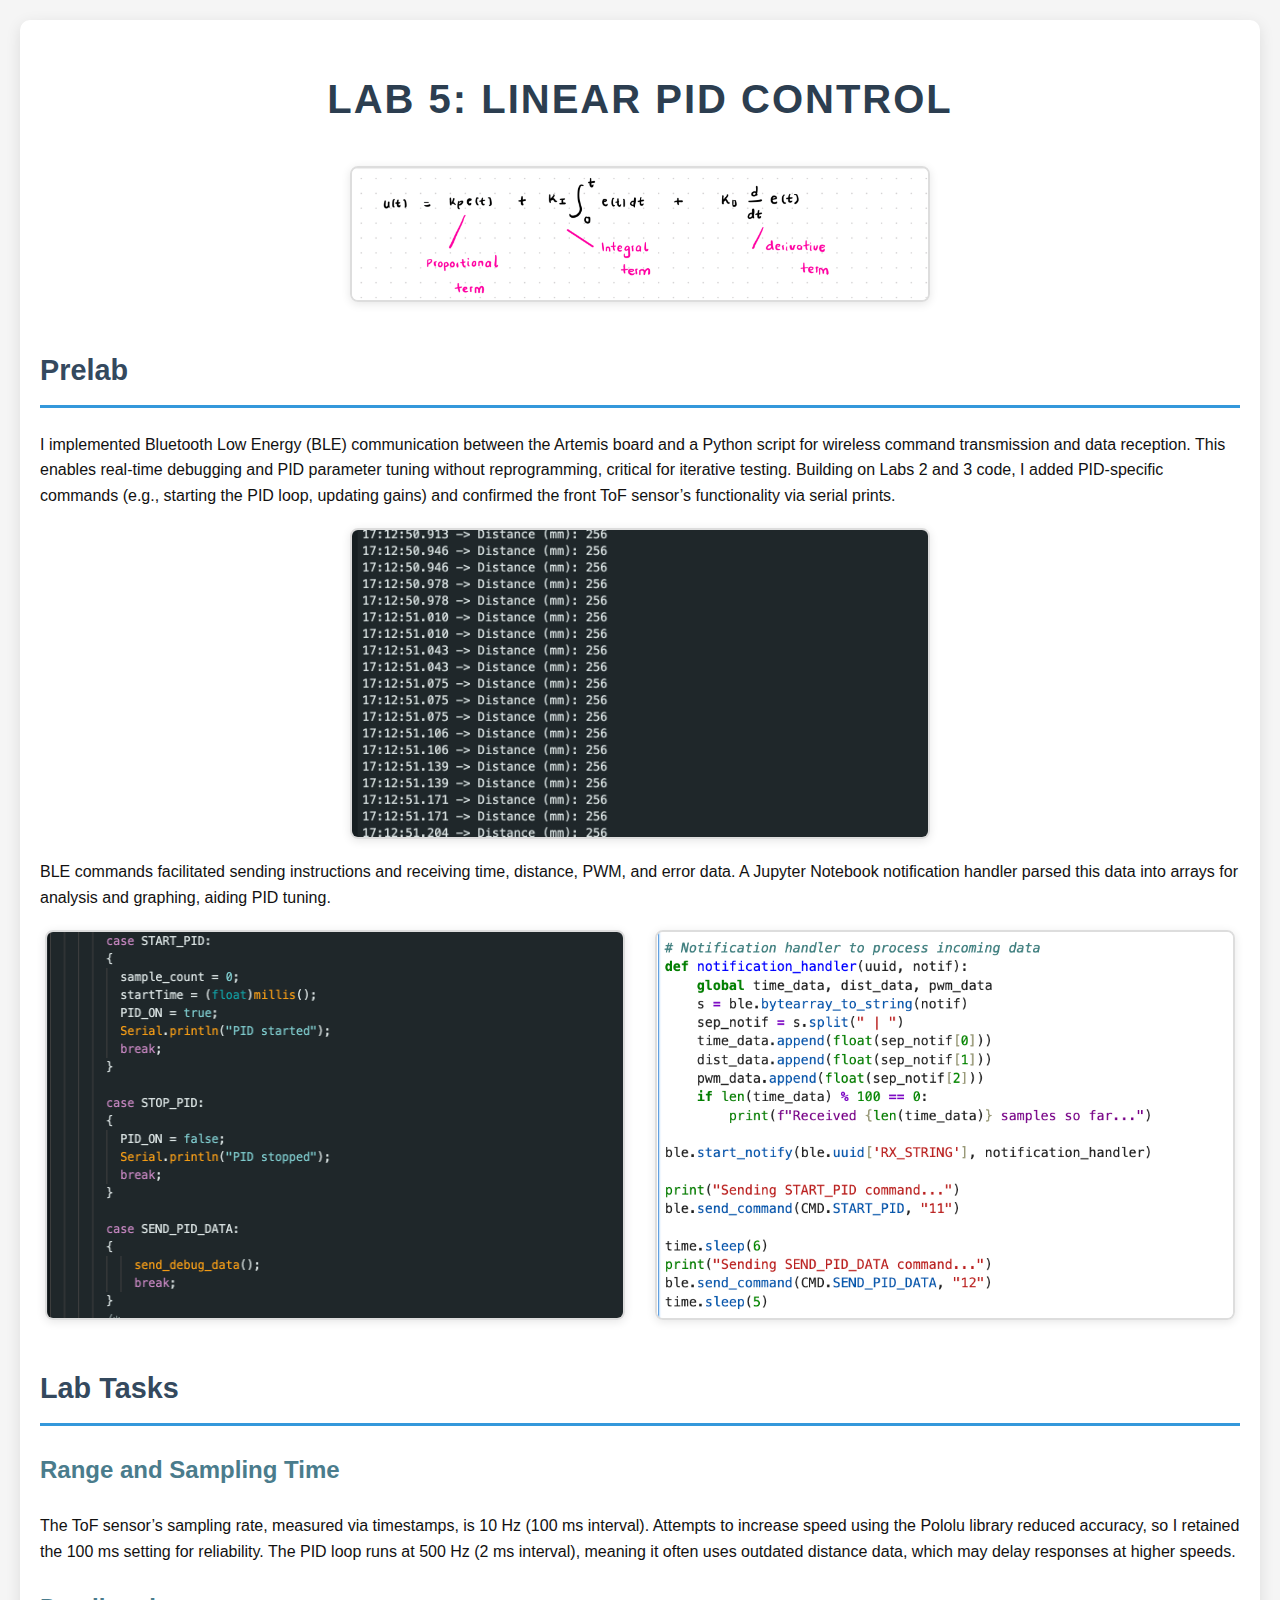
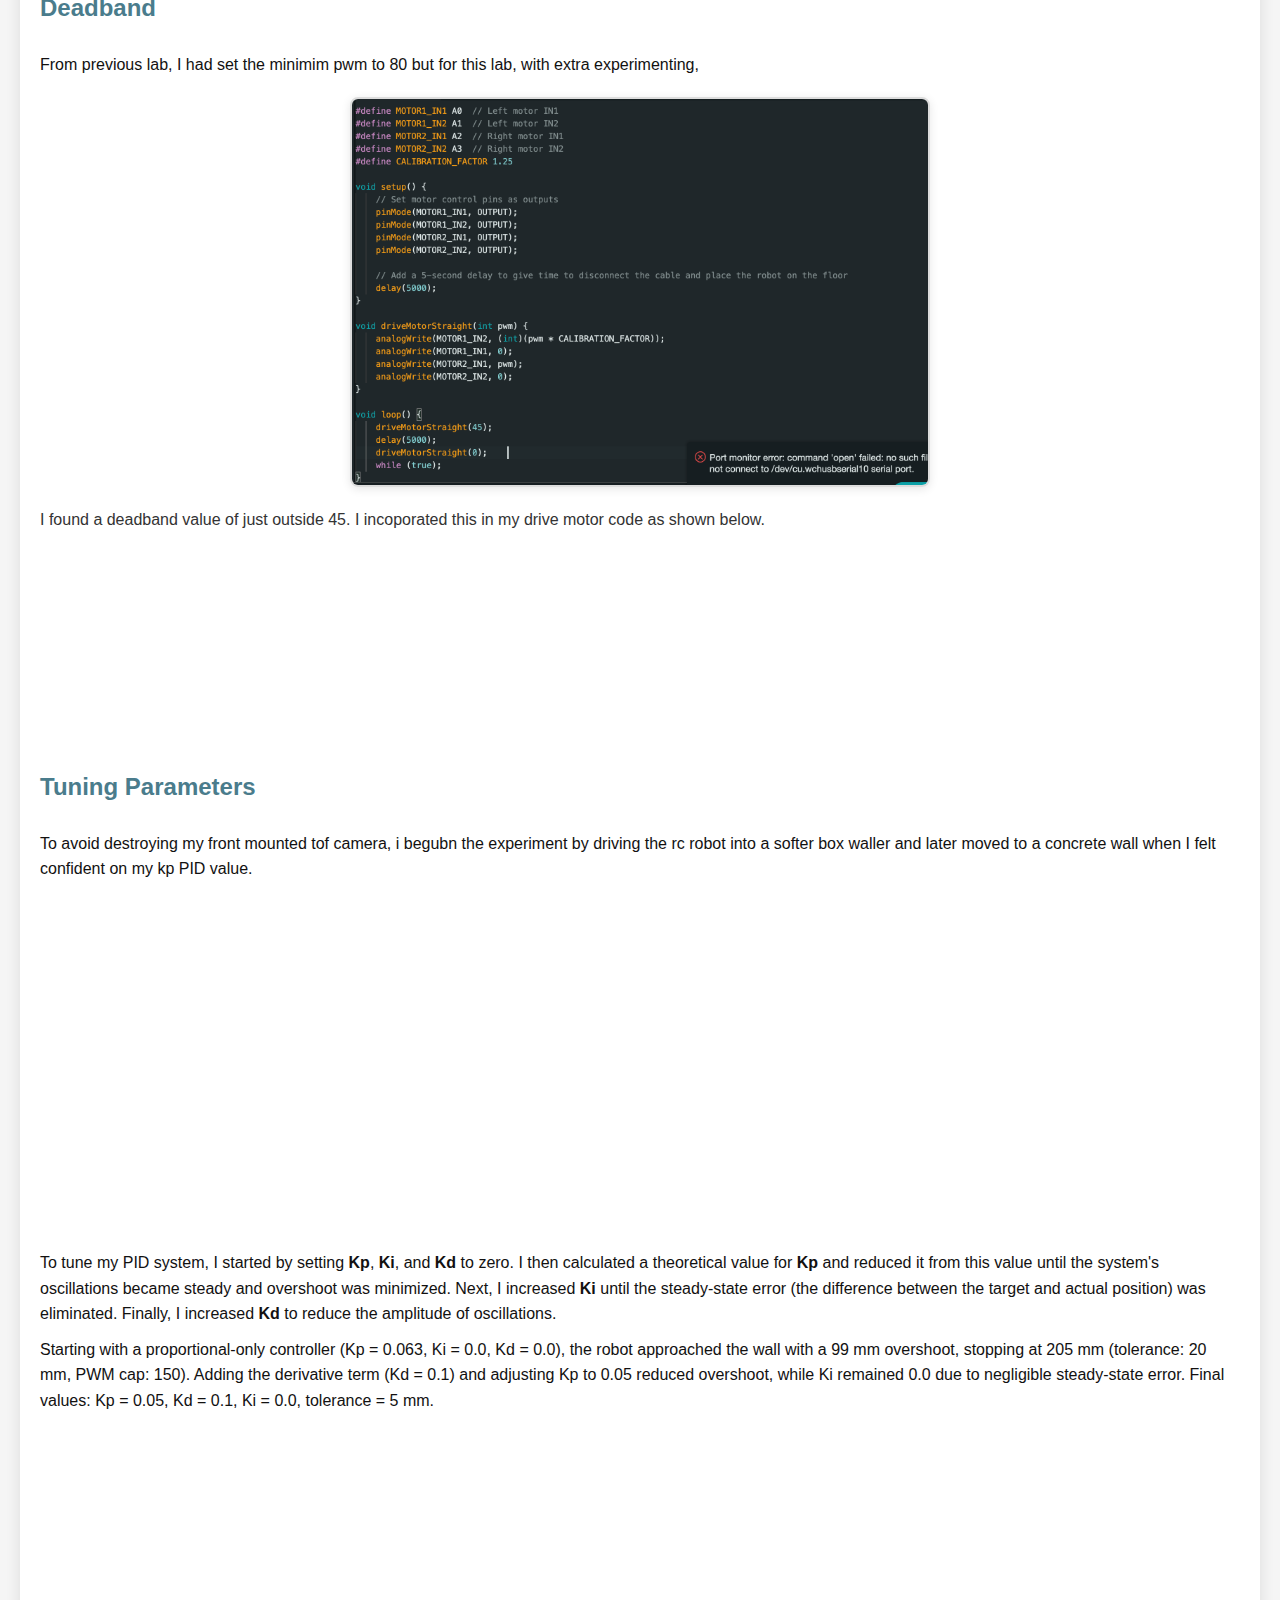
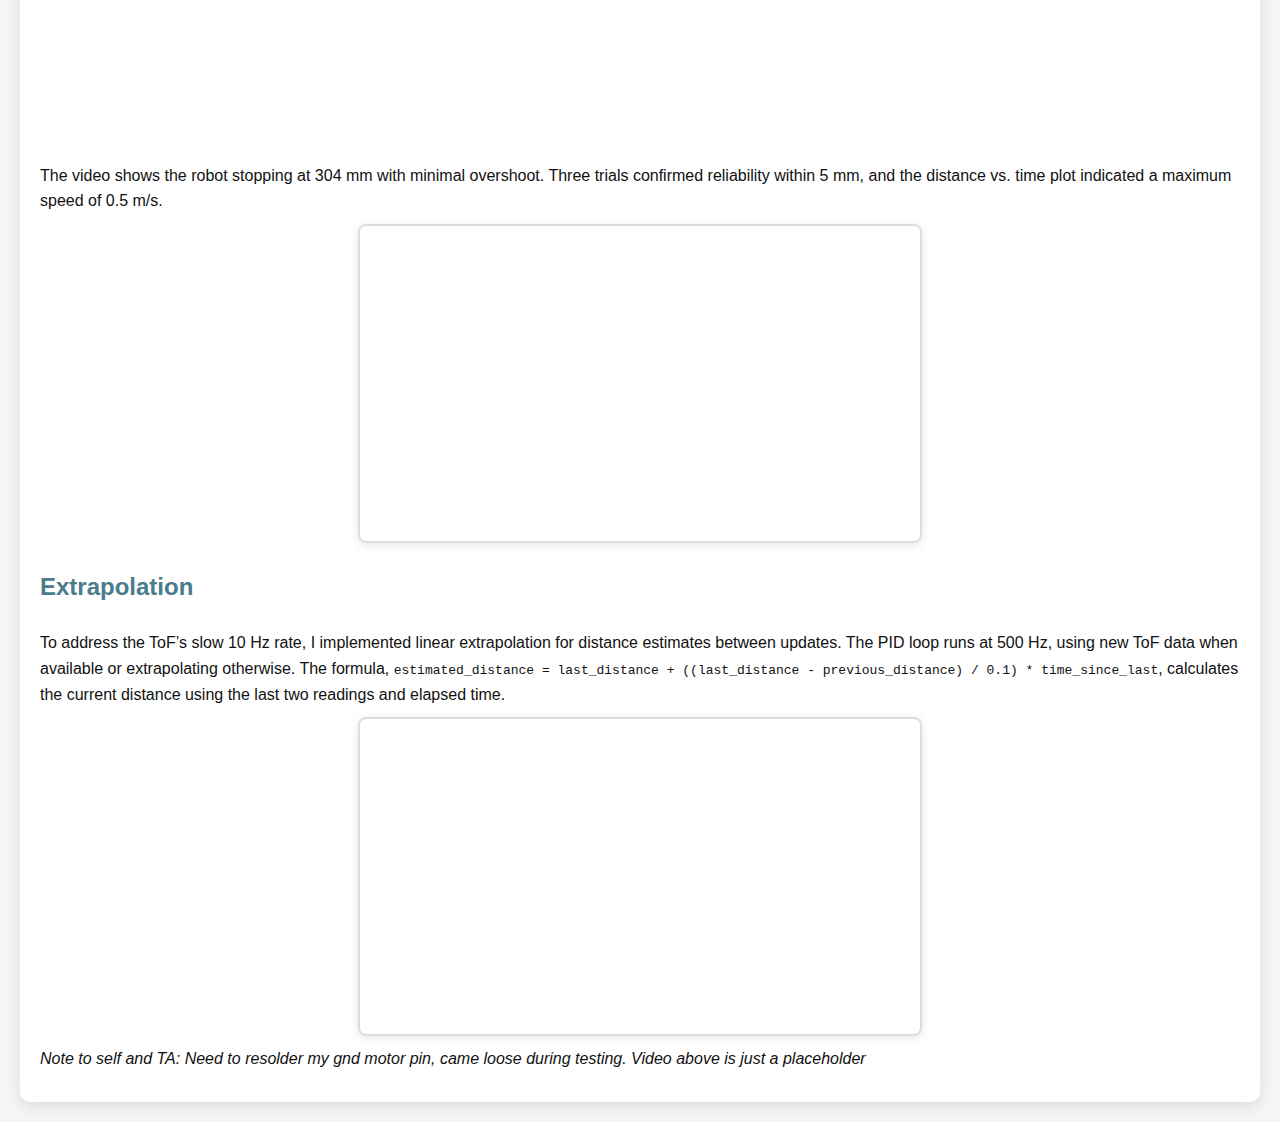
<file: labs/lab5.html>
<!DOCTYPE html>
<html lang="en">
<head>
    <meta charset="UTF-8">
    <meta name="viewport" content="width=device-width, initial-scale=1.0">
    <title>Lab 5: Linear PID Control</title>
    <style>
        /* General Styling */
        body {
            font-family: 'Arial', sans-serif;
            margin: 0;
            padding: 20px;
            background-color: #f5f5f5;
            line-height: 1.6;
            color: #333;
        }
        .section-container {
            max-width: 1200px;
            margin: 0 auto;
            padding: 20px;
            background-color: #fff;
            border-radius: 10px;
            box-shadow: 0 4px 15px rgba(0, 0, 0, 0.1);
            transition: transform 0.3s ease, box-shadow 0.3s ease;
        }
        .section-container:hover {
            transform: translateY(-2px);
            box-shadow: 0 6px 20px rgba(0, 0, 0, 0.15);
        }
        h1 {
            text-align: center;
            color: #2c3e50;
            margin-bottom: 25px;
            text-transform: uppercase;
            letter-spacing: 2px;
            font-size: 2.5em;
            animation: fadeInDown 1s ease-out;
        }
        h2 {
            color: #34495e;
            border-bottom: 3px solid #3498db;
            padding-bottom: 12px;
            margin-top: 35px;
            font-size: 1.8em;
            animation: fadeInLeft 1s ease-out;
        }
        h3 {
            color: #4a7c8c;
            margin-top: 25px;
            font-size: 1.5em;
            animation: fadeInRight 1s ease-out;
        }
        p {
            margin: 10px 0;
            color: #121111;
            font-size: 1.0em;
        }
        img {
            max-width: 80%;
            max-height: 500px;
            height: auto;
            display: block;
            margin: 10px auto;
            border: 2px solid #ddd;
            border-radius: 8px;
            box-shadow: 0 2px 10px rgba(0, 0, 0, 0.1);
            transition: transform 0.3s ease, opacity 0.3s ease, box-shadow 0.3s ease;
        }
        img:hover {
            transform: scale(1.05);
            opacity: 0.95;
            box-shadow: 0 4px 15px rgba(0, 0, 0, 0.2);
        }
        table {
            border-collapse: collapse;
            width: 90%;
            margin: 20px auto;
            background-color: #fff;
            box-shadow: 0 4px 15px rgba(0, 0, 0, 0.1);
            border-radius: 8px;
        }
        th, td {
            border: 1px solid #ddd;
            padding: 12px;
            text-align: center;
            color: #555;
            transition: background-color 0.3s ease;
        }
        th {
            background-color: #3498db;
            color: #fff;
            font-weight: bold;
            font-size: 1.1em;
        }
        td:hover {
            background-color: #f0f0f0;
        }
        pre {
            background-color: #f8f8f8;
            padding: 15px;
            border-radius: 8px;
            overflow-x: auto;
            border: 1px solid #ddd;
            font-size: 0.9em;
            color: #333;
            box-shadow: 0 2px 10px rgba(0, 0, 0, 0.1);
            transition: transform 0.3s ease;
        }
        pre:hover {
            transform: scale(1.02);
        }
        .placeholder {
            color: #888;
            font-style: italic;
            opacity: 0.7;
            transition: opacity 0.3s ease;
        }
        .placeholder:hover {
            opacity: 1;
        }
        /* Image Containers */
        .image-container, .two-image-container {
            display: flex;
            justify-content: center;
            gap: 20px;
            flex-wrap: wrap;
            margin: 10px 0;
            transition: opacity 0.5s ease, transform 0.3s ease;
        }
        .image-container:hover, .two-image-container:hover {
            transform: scale(1.02);
        }
        .image-container img, .two-image-container img {
            opacity: 0;
            animation: fadeIn 1s ease-in forwards;
            max-width: 30%; /* Fits three images side by side */
            max-height: 600px;
            height: auto;
            border: 2px solid #ddd;
            border-radius: 8px;
            box-shadow: 0 2px 10px rgba(0, 0, 0, 0.1);
        }
        .two-image-container img {
            max-width: 48%; /* Fits two images side by side */
            max-height: 600px;
            height: auto;
            border: 2px solid #ddd;
            border-radius: 8px;
            box-shadow: 0 2px 10px rgba(0, 0, 0, 0.1);
        }
        iframe {
            max-width: 80%;
            display: block;
            margin: 10px auto;
            border: 2px solid #ddd;
            border-radius: 8px;
            box-shadow: 0 2px 10px rgba(0, 0, 0, 0.1);
            transition: transform 0.3s ease, box-shadow 0.3s ease;
        }
        iframe:hover {
            transform: scale(1.02);
            box-shadow: 0 4px 15px rgba(0, 0, 0, 0.2);
        }

        /* Animations */
        @keyframes fadeIn {
            from { opacity: 0; transform: translateY(20px); }
            to { opacity: 1; transform: translateY(0); }
        }
        @keyframes fadeInDown {
            from { opacity: 0; transform: translateY(-20px); }
            to { opacity: 1; transform: translateY(0); }
        }
        @keyframes fadeInLeft {
            from { opacity: 0; transform: translateX(-20px); }
            to { opacity: 1; transform: translateX(0); }
        }
        @keyframes fadeInRight {
            from { opacity: 0; transform: translateX(20px); }
            to { opacity: 1; transform: translateX(0); }
        }

        /* Enhanced Responsive Design */
        @media (max-width: 1200px) {
            .section-container { max-width: 95%; padding: 15px; }
            img, iframe { max-width: 90%; max-height: 400px; }
            .image-container img, .two-image-container img { max-width: 45%; }
            table { width: 95%; }
            h1 { font-size: 2.2em; }
            h2 { font-size: 1.6em; }
            h3 { font-size: 1.3em; }
        }
        @media (max-width: 768px) {
            .section-container { max-width: 90%; padding: 10px; }
            img, iframe { max-width: 100%; max-height: 250px; }
            .image-container img, .two-image-container img { max-width: 100%; }
            table { width: 100%; }
            h1 { font-size: 1.8em; }
            h2 { font-size: 1.4em; }
            h3 { font-size: 1.1em; }
            p { font-size: 1em; }
        }
        @media (max-width: 480px) {
            .section-container { padding: 5px; }
            img, iframe { max-height: 200px; }
            pre { font-size: 0.8em; padding: 10px; }
            table { font-size: 0.9em; }
            button { padding: 8px 15px; font-size: 0.9em; }
        }
    </style>
    <script>
        // Smooth scrolling for navigation (if needed, add links later)
        document.querySelectorAll('a[href^="#"]').forEach(anchor => {
            anchor.addEventListener('click', function(e) {
                e.preventDefault();
                document.querySelector(this.getAttribute('href')).scrollIntoView({
                    behavior: 'smooth',
                    block: 'start'
                });
            });
        });

        // Image lazy loading with animation
        document.addEventListener('DOMContentLoaded', function() {
            const images = document.querySelectorAll('.image-container img, .two-image-container img');
            images.forEach(img => {
                img.style.opacity = '0';
                const observer = new IntersectionObserver((entries, observer) => {
                    entries.forEach(entry => {
                        if (entry.isIntersecting) {
                            entry.target.style.opacity = '1';
                            entry.target.style.animation = 'fadeIn 1s ease-out forwards';
                            observer.unobserve(entry.target);
                        }
                    });
                }, { threshold: 0.1, rootMargin: '50px' });
                observer.observe(img);
            });
        });

        // Dynamic table toggle for sensor data (not used here, kept for consistency)
        function toggleTable() {
            const table = document.querySelector('table');
            if (table) {
                if (table.style.display === 'none' || table.style.display === '') {
                    table.style.display = 'table';
                    table.style.animation = 'fadeIn 0.5s ease-out';
                } else {
                    table.style.animation = 'fadeOut 0.5s ease-out';
                    setTimeout(() => table.style.display = 'none', 500);
                }
            }
        }

        // Image zoom on click
        document.querySelectorAll('img').forEach(img => {
            img.addEventListener('click', function() {
                this.classList.toggle('enlarged');
                if (this.classList.contains('enlarged')) {
                    this.style.maxWidth = '90%';
                    this.style.maxHeight = '80vh';
                    this.style.position = 'fixed';
                    this.style.top = '50%';
                    this.style.left = '50%';
                    this.style.transform = 'translate(-50%, -50%)';
                    this.style.zIndex = '1000';
                    this.style.cursor = 'zoom-out';
                } else {
                    this.style.maxWidth = '80%';
                    this.style.maxHeight = '500px';
                    this.style.position = 'static';
                    this.style.top = 'auto';
                    this.style.left = 'auto';
                    this.style.transform = 'none';
                    this.style.zIndex = 'auto';
                    this.style.cursor = 'default';
                }
            });
        });

        // Fade animations for sections
        document.querySelectorAll('h1, h2, h3, p').forEach(element => {
            element.style.opacity = '0';
            const observer = new IntersectionObserver((entries, observer) => {
                entries.forEach(entry => {
                    if (entry.isIntersecting) {
                        entry.target.style.opacity = '1';
                        entry.target.style.animation = 'fadeIn 1s ease-out';
                        observer.unobserve(entry.target);
                    }
                });
            }, { threshold: 0.1 });
            observer.observe(element);
        });

        // CSS animations for fadeOut
        const styles = document.createElement('style');
        styles.textContent = `
            @keyframes fadeOut {
                from { opacity: 1; }
                to { opacity: 0; }
            }
            @keyframes fadeIn {
                from { opacity: 0; transform: translateY(20px); }
                to { opacity: 1; transform: translateY(0); }
            }
            .enlarged {
                max-width: 90% !important;
                max-height: 80vh !responsivimportant;
                position: fixed !important;
                top: 50% !important;
                left: 50% !important;
                transform: translate(-50%, -50%) !important;
                z-index: 1000 !important;
                cursor: zoom-out !important;
            }`;
        document.head.appendChild(styles);
    </script>
</head>
<body>
    <div class="section-container">
    <h1>Lab 5: Linear PID Control</h1>
    <div class="two-image-container">
        <img src="labs_img/pid.jpg" alt="Softer bOX WALL">
    </div>
    <h2>
        Prelab
    </h2>
    <p>I implemented Bluetooth Low Energy (BLE) communication between the Artemis board and a Python script for wireless command transmission and data reception. This enables real-time debugging and PID parameter tuning without reprogramming, critical for iterative testing. Building on Labs 2 and 3 code, I added PID-specific commands (e.g., starting the PID loop, updating gains) and confirmed the front ToF sensor’s functionality via serial prints.</p>
    <p>
        <div class="two-image-container">
            <img src="labs_img/test_sensor.png" alt="Softer bOX WALL">
        </div>
    </p>
    <p>BLE commands facilitated sending instructions and receiving time, distance, PWM, and error data. A Jupyter Notebook notification handler parsed this data into arrays for analysis and graphing, aiding PID tuning.</p>
    
    <div class="two-image-container">
        <img src="labs_img/new_commands.png" alt="BLE commands for PID control">
        <img src="labs_img/notif_handler.png" alt="Notification handler in Jupyter Notebook">
    </div>

    <h2>
        Lab Tasks
    </h2>
    <h3>Range and Sampling Time</h3>
    <p>The ToF sensor’s sampling rate, measured via timestamps, is 10 Hz (100 ms interval). Attempts to increase speed using the Pololu library reduced accuracy, so I retained the 100 ms setting for reliability. The PID loop runs at 500 Hz (2 ms interval), meaning it often uses outdated distance data, which may delay responses at higher speeds.</p>
    <h3>
        Deadband 
    </h3>
    <p>
        From previous lab, I had set the minimim pwm to 80 but for this lab, with extra experimenting, 
        <div class="two-image-container">
            <img src="labs_img/motor_test_pwm.png" alt="Softer bOX WALL">
        </div>
        I found a deadband value of just outside 45. I incoporated this in my drive motor code as shown below.
    </p>
    <div class="two-image-container">
        <img src="labs_img/deaband.png" alt="Softer bOX WALL">
    </div>


    <h3>Tuning Parameters</h3>

    <p>
        To avoid destroying my front mounted tof camera, i begubn the experiment by driving the rc robot into a softer box waller 
        and later moved to a concrete wall when I felt confident on my kp PID value.
    </p>
    <div class="two-image-container">
    <img src="labs_img/box_wall.jpg" alt="Softer bOX WALL">
    </div>
    <p>
        To tune my PID system, I started by setting <strong>Kp</strong>, <strong>Ki</strong>, and <strong>Kd</strong> to zero. I then calculated a theoretical value for <strong>Kp</strong> and reduced it from this value until the system's oscillations became steady and overshoot was minimized. Next, I increased <strong>Ki</strong> until the steady-state error (the difference between the target and actual position) was eliminated. Finally, I increased <strong>Kd</strong> to reduce the amplitude of oscillations.
    </p>


    <p>Starting with a proportional-only controller (Kp = 0.063, Ki = 0.0, Kd = 0.0), the robot approached the wall with a 99 mm overshoot, stopping at 205 mm (tolerance: 20 mm, PWM cap: 150). Adding the derivative term (Kd = 0.1) and adjusting Kp to 0.05 reduced overshoot, while Ki remained 0.0 due to negligible steady-state error. Final values: Kp = 0.05, Kd = 0.1, Ki = 0.0, tolerance = 5 mm.</p>
    <div class="two-image-container">
        <img src="labs_img/distvstime.png" alt="Distance vs. Time">
        <img src="labs_img/errorvstime.png" alt="Error vs. Time">
    </div>
    <p>The video shows the robot stopping at 304 mm with minimal overshoot. Three trials confirmed reliability within 5 mm, and the distance vs. time plot indicated a maximum speed of 0.5 m/s.</p>
    <p><iframe width="560" height="315" src="https://youtube.com/embed/MZexb6FL43M" title="PID Control Demonstration" frameborder="0" allow="accelerometer; autoplay; clipboard-write; encrypted-media; gyroscope; picture-in-picture" allowfullscreen></iframe></p>
    


    <h3>Extrapolation</h3>
    <p>To address the ToF’s slow 10 Hz rate, I implemented linear extrapolation for distance estimates between updates. 
        The PID loop runs at 500 Hz, using new ToF data when available or extrapolating otherwise. 
        The formula, <code>estimated_distance = last_distance + ((last_distance - previous_distance) / 0.1) * time_since_last</code>, 
        calculates the current distance using the last two readings and elapsed time.</p>
    
    <p><iframe width="560" height="315" src="https://youtube.com/embed/MZexb6FL43M" title="Extrapolation Demonstration" frameborder="0" allow="accelerometer; autoplay; clipboard-write; encrypted-media; gyroscope; picture-in-picture" allowfullscreen></iframe></p>
    <p><em> Note to self and TA: Need to resolder my gnd motor pin, came loose during testing. Video above is just a 
        placeholder 
    </em></p>
    </div>
</body>
</html>
</file>
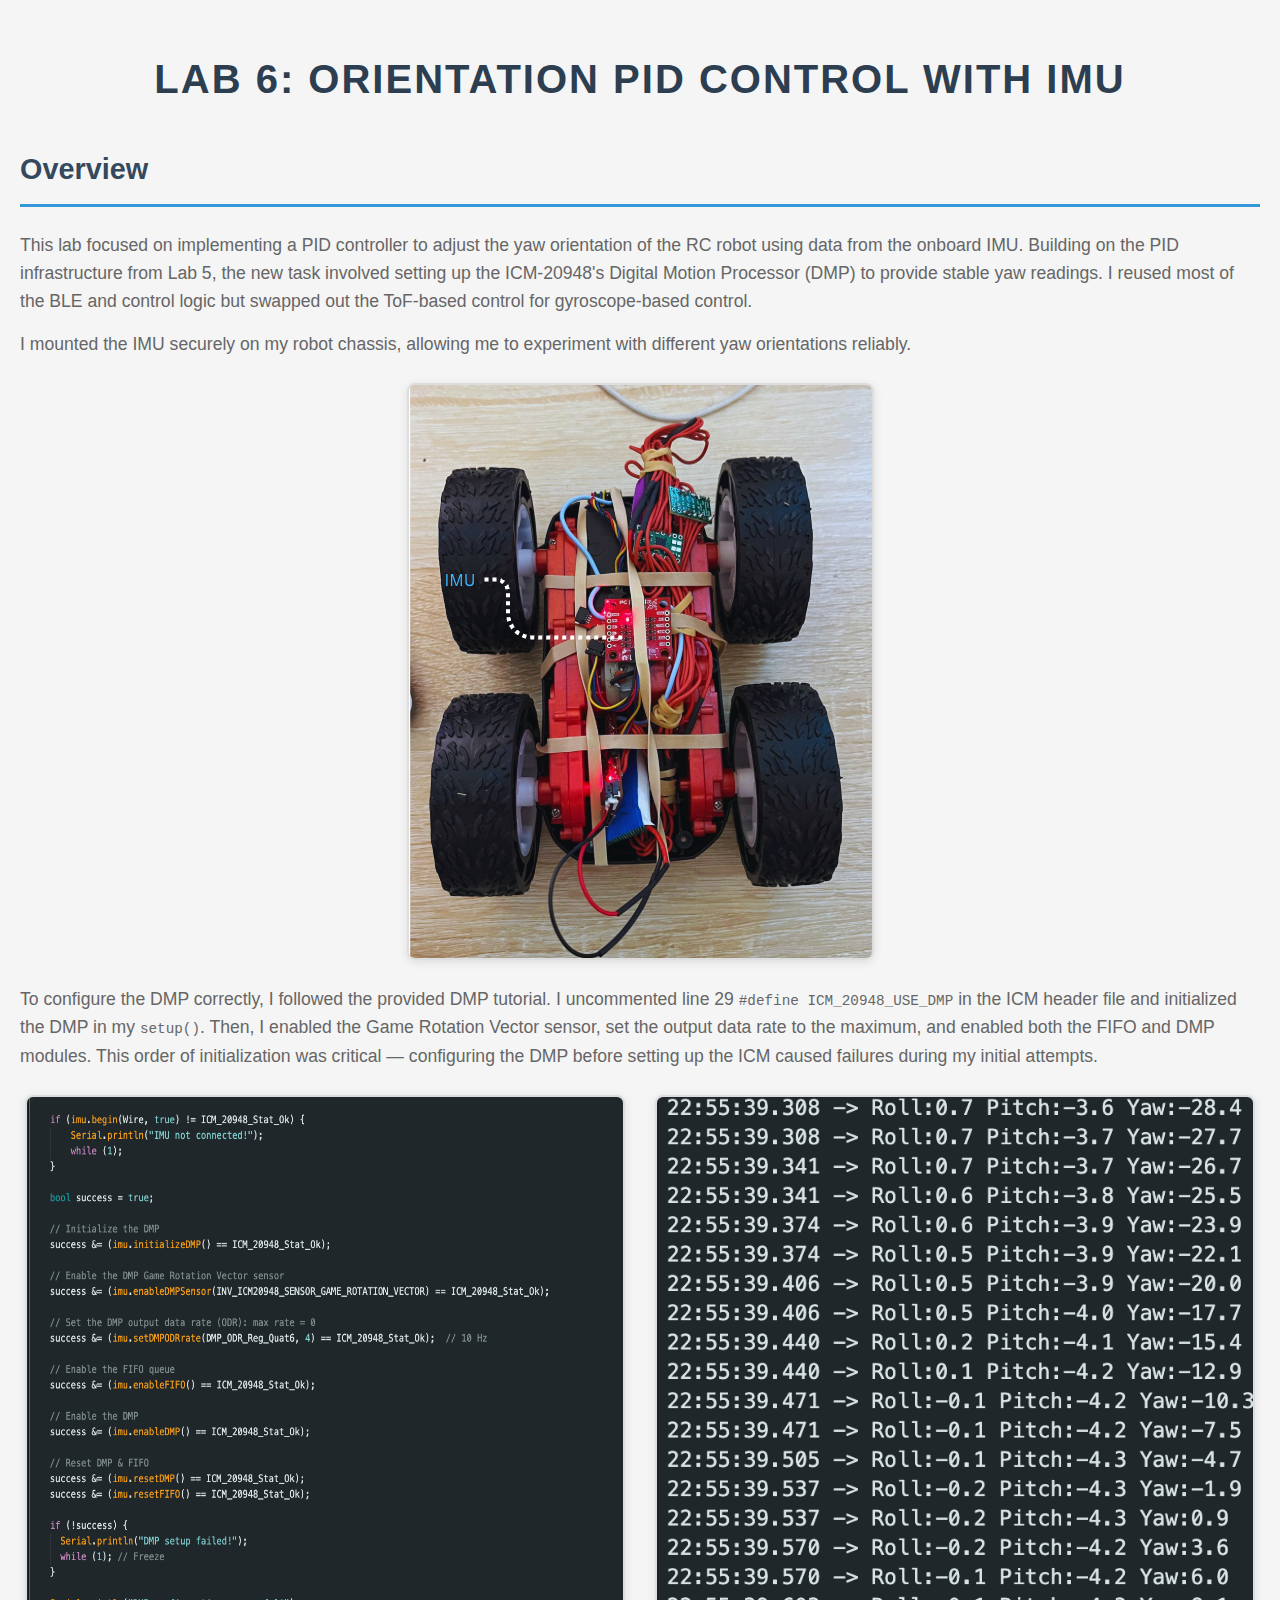
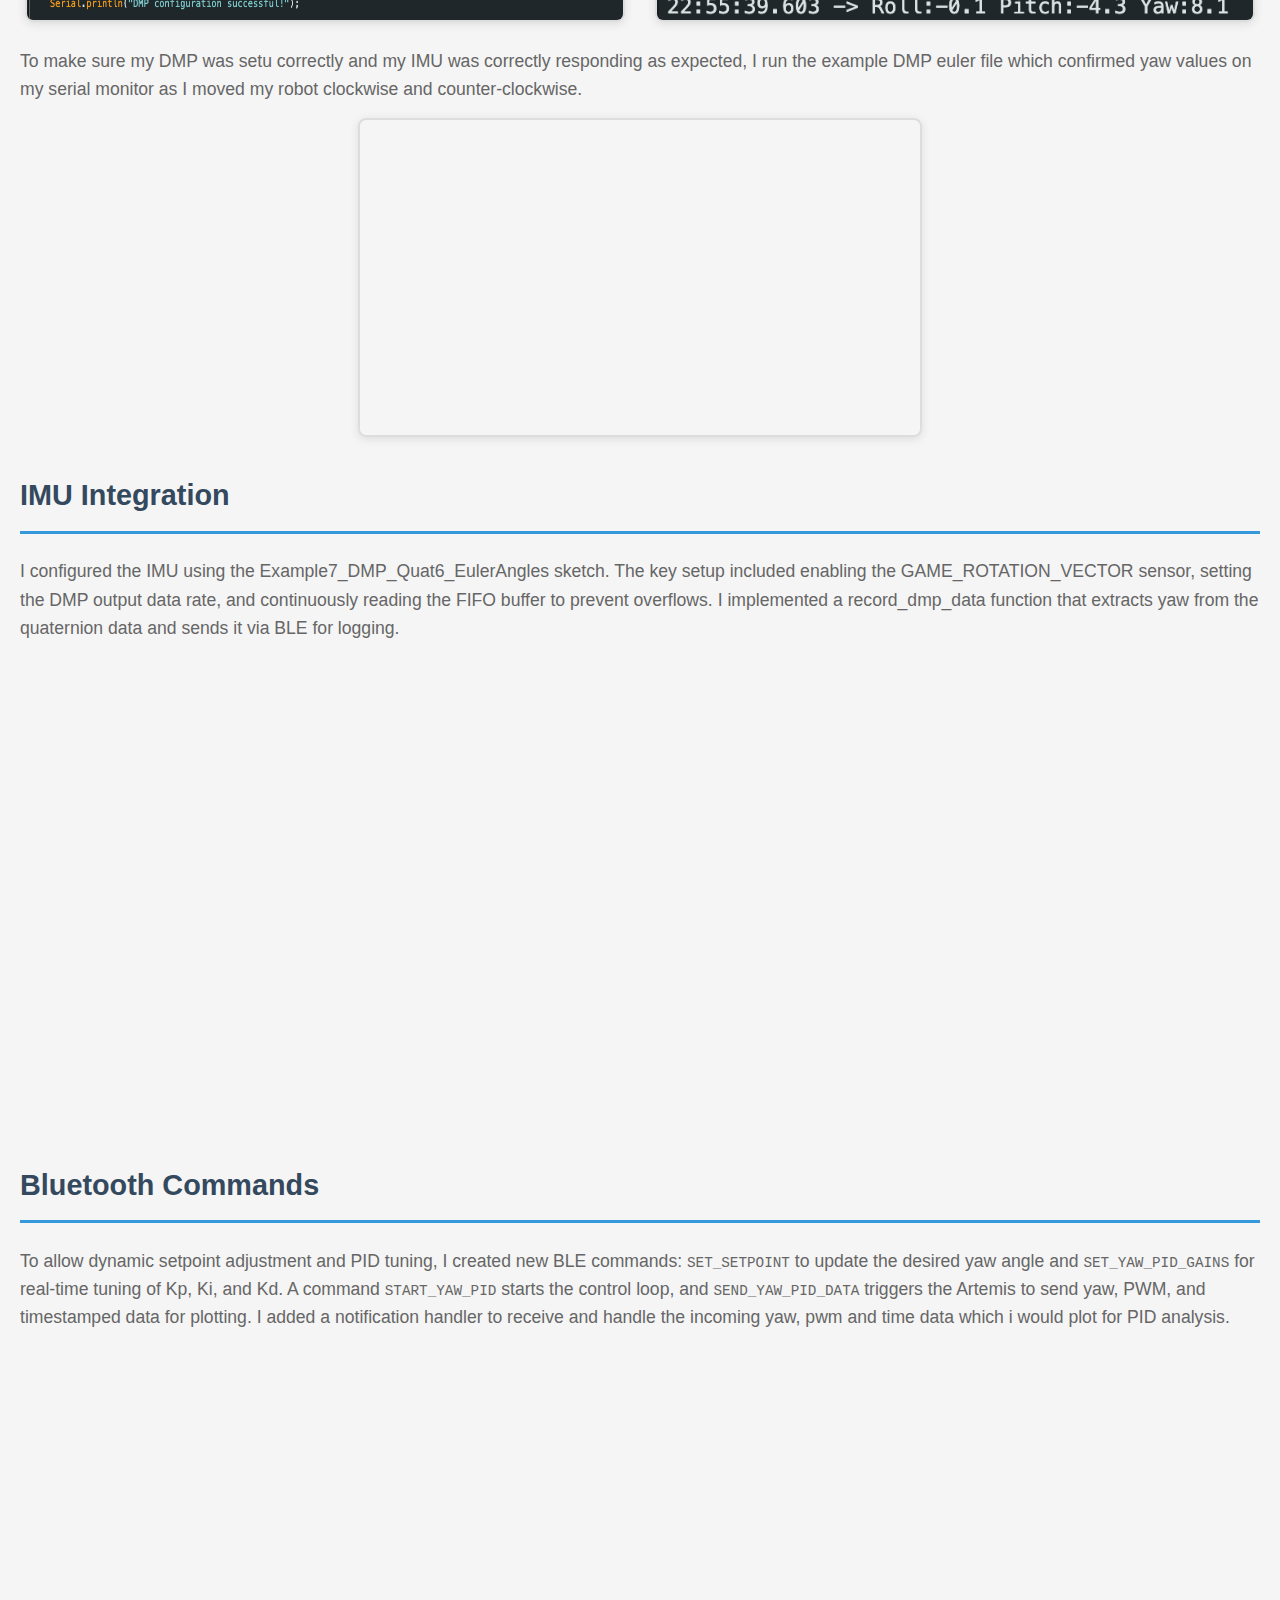
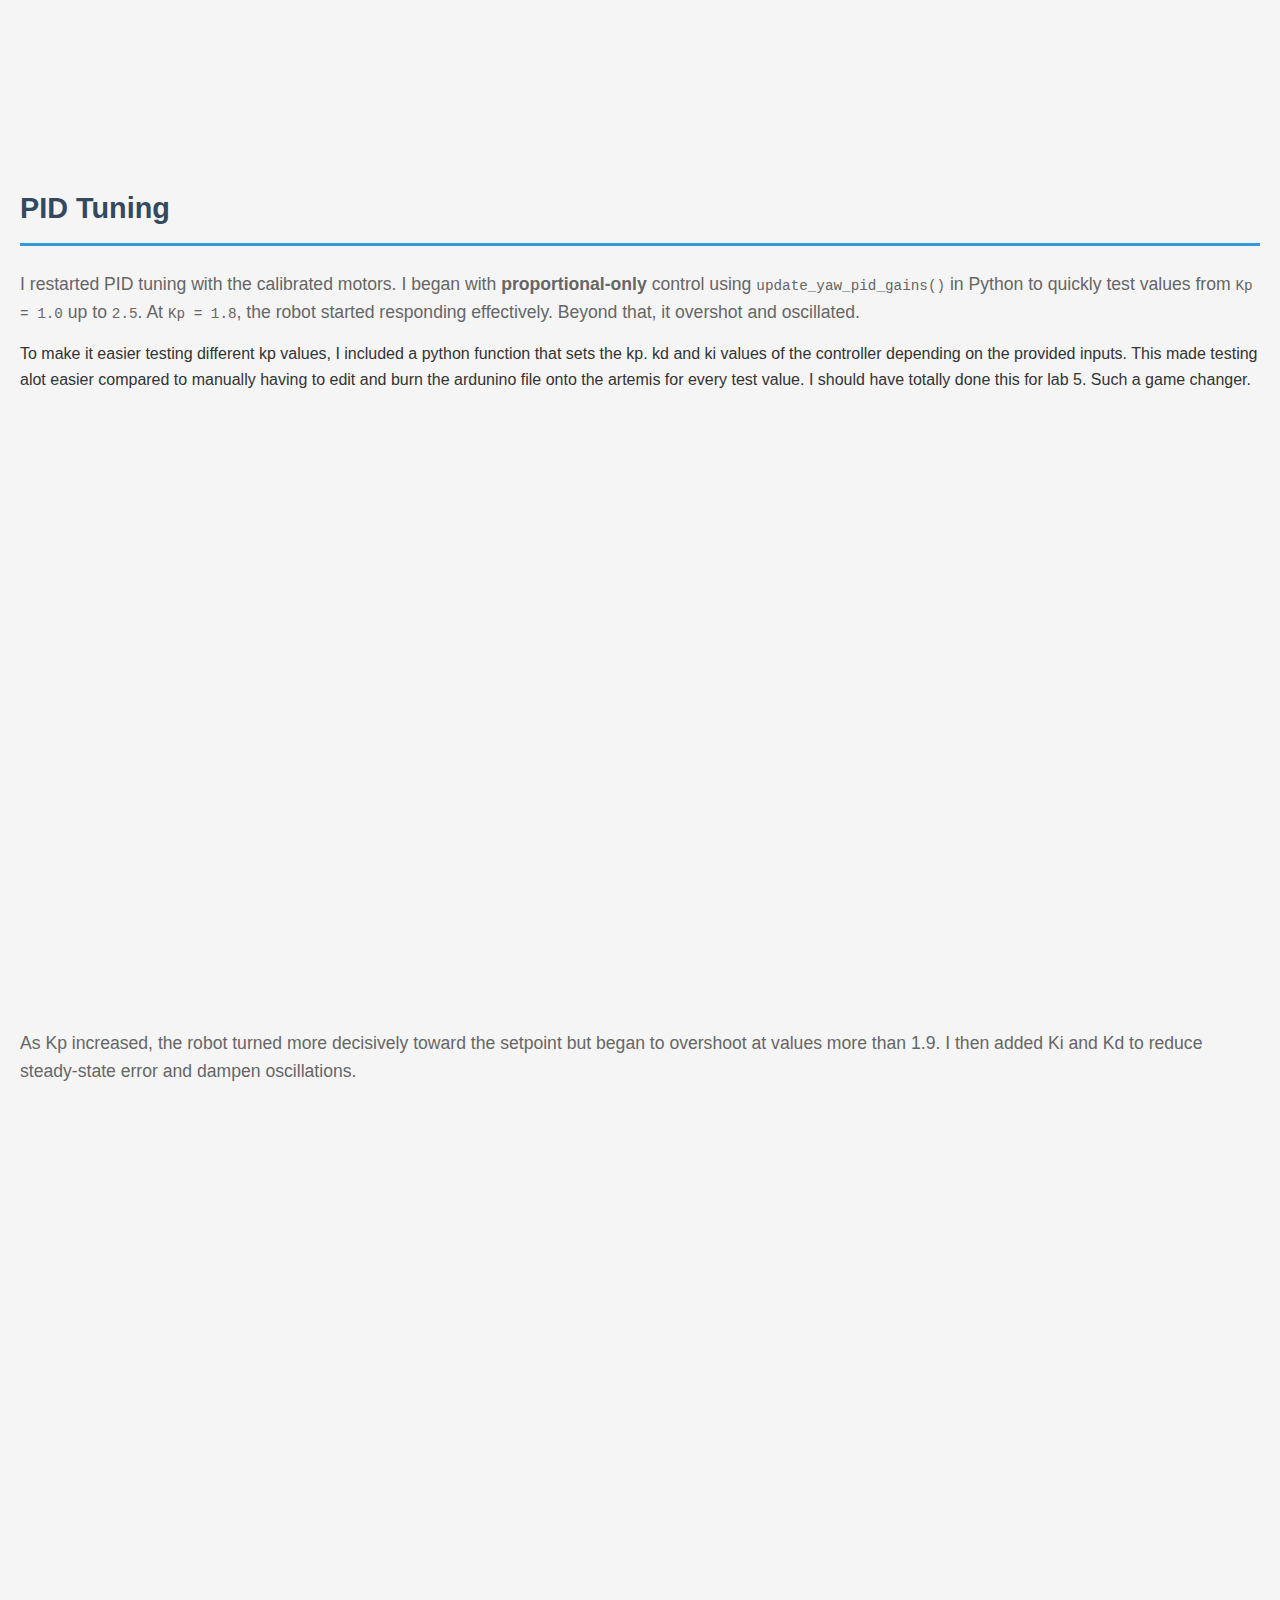
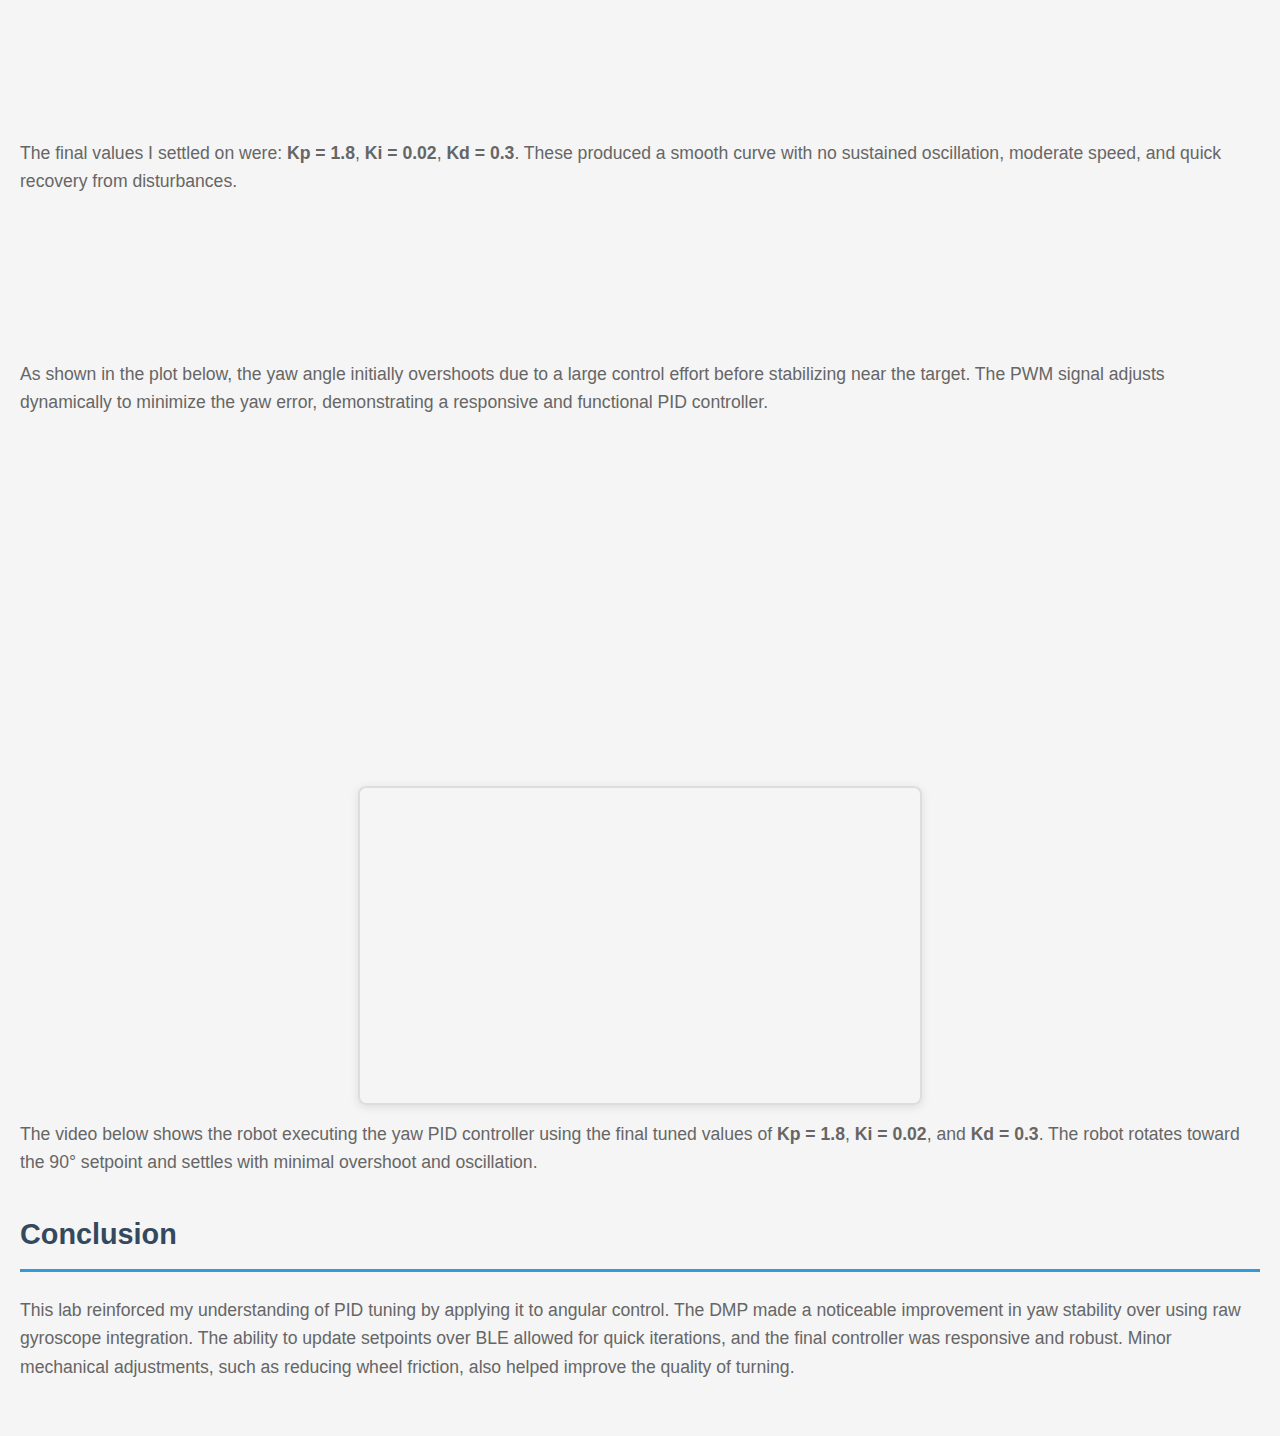
<file: labs/lab6.html>
<!DOCTYPE html>
<html lang="en">
<head>
    <meta charset="UTF-8">
    <meta name="viewport" content="width=device-width, initial-scale=1.0">
    <title>Lab 6: Orientation PID Control with IMU</title>
    <style>
        /* General Styling */
        body {
            font-family: 'Arial', sans-serif;
            margin: 0;
            padding: 20px;
            background-color: #f5f5f5;
            line-height: 1.6;
            color: #333;
        }
        .section-container {
            max-width: 1200px;
            margin: 0 auto;
            padding: 20px;
            background-color: #fff;
            border-radius: 10px;
            box-shadow: 0 4px 15px rgba(0, 0, 0, 0.1);
            transition: transform 0.3s ease, box-shadow 0.3s ease;
        }
        .section-container:hover {
            transform: translateY(-2px);
            box-shadow: 0 6px 20px rgba(0, 0, 0, 0.15);
        }
        h1 {
            text-align: center;
            color: #2c3e50;
            margin-bottom: 25px;
            text-transform: uppercase;
            letter-spacing: 2px;
            font-size: 2.5em;
            animation: fadeInDown 1s ease-out;
        }
        h2 {
            color: #34495e;
            border-bottom: 3px solid #3498db;
            padding-bottom: 12px;
            margin-top: 35px;
            font-size: 1.8em;
            animation: fadeInLeft 1s ease-out;
        }
        h3 {
            color: #4a7c8c;
            margin-top: 25px;
            font-size: 1.5em;
            animation: fadeInRight 1s ease-out;
        }
        p {
            margin: 15px 0;
            color: #666;
            font-size: 1.1em;
        }
        img {
            max-width: 80%;
            max-height: 500px;
            height: auto;
            display: block;
            margin: 10px auto;
            border: 2px solid #ddd;
            border-radius: 8px;
            box-shadow: 0 2px 10px rgba(0, 0, 0, 0.1);
            transition: transform 0.3s ease, opacity 0.3s ease, box-shadow 0.3s ease;
        }
        img:hover {
            transform: scale(1.05);
            opacity: 0.95;
            box-shadow: 0 4px 15px rgba(0, 0, 0, 0.2);
        }
        table {
            border-collapse: collapse;
            width: 90%;
            margin: 20px auto;
            background-color: #fff;
            box-shadow: 0 4px 15px rgba(0, 0, 0, 0.1);
            border-radius: 8px;
        }
        th, td {
            border: 1px solid #ddd;
            padding: 12px;
            text-align: center;
            color: #555;
            transition: background-color 0.3s ease;
        }
        th {
            background-color: #3498db;
            color: #fff;
            font-weight: bold;
            font-size: 1.1em;
        }
        td:hover {
            background-color: #f0f0f0;
        }
        pre {
            background-color: #f8f8f8;
            padding: 15px;
            border-radius: 8px;
            overflow-x: auto;
            border: 1px solid #ddd;
            font-size: 0.9em;
            color: #333;
            box-shadow: 0 2px 10px rgba(0, 0, 0, 0.1);
            transition: transform 0.3s ease;
        }
        pre:hover {
            transform: scale(1.02);
        }
        .placeholder {
            color: #888;
            font-style: italic;
            opacity: 0.7;
            transition: opacity 0.3s ease;
        }
        .placeholder:hover {
            opacity: 1;
        }
        /* Image Containers */
        .image-container, .two-image-container {
            display: flex;
            justify-content: center;
            gap: 20px;
            flex-wrap: wrap;
            margin: 10px 0;
            transition: opacity 0.5s ease, transform 0.3s ease;
        }
        .image-container:hover, .two-image-container:hover {
            transform: scale(1.02);
        }
        .image-container img, .two-image-container img {
            opacity: 0;
            animation: fadeIn 1s ease-in forwards;
            max-width: 30%; /* Fits three images side by side */
            max-height: 600px;
            height: auto;
            border: 2px solid #ddd;
            border-radius: 8px;
            box-shadow: 0 2px 10px rgba(0, 0, 0, 0.1);
        }
        .two-image-container img {
            max-width: 48%; /* Fits two images side by side */
            max-height: 600px;
            height: auto;
            border: 2px solid #ddd;
            border-radius: 8px;
            box-shadow: 0 2px 10px rgba(0, 0, 0, 0.1);
        }
        iframe {
            max-width: 80%;
            display: block;
            margin: 10px auto;
            border: 2px solid #ddd;
            border-radius: 8px;
            box-shadow: 0 2px 10px rgba(0, 0, 0, 0.1);
            transition: transform 0.3s ease, box-shadow 0.3s ease;
        }
        iframe:hover {
            transform: scale(1.02);
            box-shadow: 0 4px 15px rgba(0, 0, 0, 0.2);
        }

        /* Animations */
        @keyframes fadeIn {
            from { opacity: 0; transform: translateY(20px); }
            to { opacity: 1; transform: translateY(0); }
        }
        @keyframes fadeInDown {
            from { opacity: 0; transform: translateY(-20px); }
            to { opacity: 1; transform: translateY(0); }
        }
        @keyframes fadeInLeft {
            from { opacity: 0; transform: translateX(-20px); }
            to { opacity: 1; transform: translateX(0); }
        }
        @keyframes fadeInRight {
            from { opacity: 0; transform: translateX(20px); }
            to { opacity: 1; transform: translateX(0); }
        }

        /* Enhanced Responsive Design */
        @media (max-width: 1200px) {
            .section-container { max-width: 95%; padding: 15px; }
            img, iframe { max-width: 90%; max-height: 400px; }
            .image-container img, .two-image-container img { max-width: 45%; }
            table { width: 95%; }
            h1 { font-size: 2.2em; }
            h2 { font-size: 1.6em; }
            h3 { font-size: 1.3em; }
        }
        @media (max-width: 768px) {
            .section-container { max-width: 90%; padding: 10px; }
            img, iframe { max-width: 100%; max-height: 250px; }
            .image-container img, .two-image-container img { max-width: 100%; }
            table { width: 100%; }
            h1 { font-size: 1.8em; }
            h2 { font-size: 1.4em; }
            h3 { font-size: 1.1em; }
            p { font-size: 1em; }
        }
        @media (max-width: 480px) {
            .section-container { padding: 5px; }
            img, iframe { max-height: 200px; }
            pre { font-size: 0.8em; padding: 10px; }
            table { font-size: 0.9em; }
            button { padding: 8px 15px; font-size: 0.9em; }
        }
    </style>
    <script>
        // Smooth scrolling for navigation (if needed, add links later)
        document.querySelectorAll('a[href^="#"]').forEach(anchor => {
            anchor.addEventListener('click', function(e) {
                e.preventDefault();
                document.querySelector(this.getAttribute('href')).scrollIntoView({
                    behavior: 'smooth',
                    block: 'start'
                });
            });
        });

        // Image lazy loading with animation
        document.addEventListener('DOMContentLoaded', function() {
            const images = document.querySelectorAll('.image-container img, .two-image-container img');
            images.forEach(img => {
                img.style.opacity = '0';
                const observer = new IntersectionObserver((entries, observer) => {
                    entries.forEach(entry => {
                        if (entry.isIntersecting) {
                            entry.target.style.opacity = '1';
                            entry.target.style.animation = 'fadeIn 1s ease-out forwards';
                            observer.unobserve(entry.target);
                        }
                    });
                }, { threshold: 0.1, rootMargin: '50px' });
                observer.observe(img);
            });
        });

        // Dynamic table toggle for sensor data (not used here, kept for consistency)
        function toggleTable() {
            const table = document.querySelector('table');
            if (table) {
                if (table.style.display === 'none' || table.style.display === '') {
                    table.style.display = 'table';
                    table.style.animation = 'fadeIn 0.5s ease-out';
                } else {
                    table.style.animation = 'fadeOut 0.5s ease-out';
                    setTimeout(() => table.style.display = 'none', 500);
                }
            }
        }

        // Image zoom on click
        document.querySelectorAll('img').forEach(img => {
            img.addEventListener('click', function() {
                this.classList.toggle('enlarged');
                if (this.classList.contains('enlarged')) {
                    this.style.maxWidth = '90%';
                    this.style.maxHeight = '80vh';
                    this.style.position = 'fixed';
                    this.style.top = '50%';
                    this.style.left = '50%';
                    this.style.transform = 'translate(-50%, -50%)';
                    this.style.zIndex = '1000';
                    this.style.cursor = 'zoom-out';
                } else {
                    this.style.maxWidth = '80%';
                    this.style.maxHeight = '500px';
                    this.style.position = 'static';
                    this.style.top = 'auto';
                    this.style.left = 'auto';
                    this.style.transform = 'none';
                    this.style.zIndex = 'auto';
                    this.style.cursor = 'default';
                }
            });
        });

        // Fade animations for sections
        document.querySelectorAll('h1, h2, h3, p').forEach(element => {
            element.style.opacity = '0';
            const observer = new IntersectionObserver((entries, observer) => {
                entries.forEach(entry => {
                    if (entry.isIntersecting) {
                        entry.target.style.opacity = '1';
                        entry.target.style.animation = 'fadeIn 1s ease-out';
                        observer.unobserve(entry.target);
                    }
                });
            }, { threshold: 0.1 });
            observer.observe(element);
        });

        // CSS animations for fadeOut
        const styles = document.createElement('style');
        styles.textContent = `
            @keyframes fadeOut {
                from { opacity: 1; }
                to { opacity: 0; }
            }
            @keyframes fadeIn {
                from { opacity: 0; transform: translateY(20px); }
                to { opacity: 1; transform: translateY(0); }
            }
            .enlarged {
                max-width: 90% !important;
                max-height: 80vh !responsivimportant;
                position: fixed !important;
                top: 50% !important;
                left: 50% !important;
                transform: translate(-50%, -50%) !important;
                z-index: 1000 !important;
                cursor: zoom-out !important;
            }`;
        document.head.appendChild(styles);
    </script>
</head>
<body>
    <h1>Lab 6: Orientation PID Control with IMU</h1>

    <h2>Overview</h2>
    <p>This lab focused on implementing a PID controller to adjust the yaw orientation of the RC robot using data from the onboard IMU. Building on the PID infrastructure from Lab 5, the new task involved setting up the ICM-20948's Digital Motion Processor (DMP) to provide stable yaw readings. I reused most of the BLE and control logic but swapped out the ToF-based control for gyroscope-based control.</p>

    <p>
        I mounted the IMU securely on my robot chassis, allowing me to experiment with different yaw orientations reliably.
    </p>
    <div class="two-image-container">
        <img src="labs_img/lab6_setup.png" alt="IMU on Robot Setup">
    </div>
    
    <p>To configure the DMP correctly, I followed the provided DMP tutorial. I uncommented line 29 <code>#define ICM_20948_USE_DMP</code> in the ICM header file and initialized the DMP in my  <code>setup()</code>. 
        Then, I enabled the Game Rotation Vector sensor, set the output data rate to the maximum, and enabled both the FIFO and DMP modules. This order of initialization was critical — configuring the DMP before setting up the ICM caused failures during my initial attempts.
    </p>

    <div class="two-image-container">
        <img src="labs_img/dmp_setup_code.png" alt="DMP setup code">
        <img src="labs_img/dmp_debug_output.png" alt="Yaw Debug Output">
    </div>
    
    <p>
        To make sure my DMP was setu correctly and my IMU was correctly responding as expected, I run the example DMP euler file which confirmed yaw values on my serial monitor as I moved my robot clockwise and counter-clockwise.
    </p>

    <p><iframe width="560" height="315" src="https://youtube.com/embed/gWGEkq0Ojuc" title="DMP  Demonstration" frameborder="0" allow="accelerometer; autoplay; clipboard-write; encrypted-media; gyroscope; picture-in-picture" allowfullscreen></iframe></p>
    

    <h2>IMU Integration</h2>
    <p>
        I configured the IMU using the Example7_DMP_Quat6_EulerAngles sketch. The key setup included enabling the GAME_ROTATION_VECTOR sensor, setting the DMP output data rate, and continuously reading the FIFO buffer to prevent overflows. 
        I implemented a record_dmp_data function that extracts yaw from the quaternion data and sends it via BLE for logging.
    </p>
    <div class="two-image-container">
        <img src="labs_img/dmp_read.png" alt="Reading Quat Data">
    </div>
    
    <h2>Bluetooth Commands</h2>
    <p>
        To allow dynamic setpoint adjustment and PID tuning, I created new BLE commands: <code>SET_SETPOINT</code> to update the desired yaw angle and <code>SET_YAW_PID_GAINS</code> for real-time tuning of Kp, Ki, and Kd. A command <code>START_YAW_PID</code> starts the control loop, and <code>SEND_YAW_PID_DATA</code> triggers the Artemis to send yaw, PWM, and timestamped data for plotting.
        I added a notification handler to receive and handle the incoming yaw, pwm and time data which i would plot for PID analysis. 
    </p>
    
    <div class="two-image-container">
        <img src="labs_img/send_yaw_data.png" alt="YAW DATA">
        <img src="labs_img/lab6_notifier.png" alt="Python BLE Notification Handler">
    </div>
    
    <h2>PID Tuning</h2>
    <p>
        <p>I restarted PID tuning with the calibrated motors. I began with <strong>proportional-only</strong> control using <code>update_yaw_pid_gains()</code> in Python to quickly test values from <code>Kp = 1.0</code> up to <code>2.5</code>. At <code>Kp = 1.8</code>, the robot started responding effectively. Beyond that, it overshot and oscillated.</p>
        To make it easier testing different kp values, I included a python function that sets the kp. kd and ki values of the controller depending on the provided inputs. This made testing
        alot easier compared to manually having to edit and burn the ardunino file onto the artemis for every test value. I should have totally done this for lab 5. Such a game changer.
    </p>
    <div class="two-image-container">
        <img src="labs_img/python_set_pid_values.png" alt="Python set pid values">
    </div>
    <div class="two-image-container">
        <img src="labs_img/arduino_set_pid_values.png" alt="Arduino set pid values command">
    </div>

    <p>
        As Kp increased, the robot turned more decisively toward the setpoint but began to overshoot at values more than 1.9. I then added Ki and Kd to reduce steady-state error and dampen oscillations. 
    </p>
    <div class="two-image-container">
        <img src="labs_img/yaw_full_pid.png" alt="Yaw with full PID">
    </div>
    <p>The final values I settled on were: <strong>Kp = 1.8</strong>, <strong>Ki = 0.02</strong>, <strong>Kd = 0.3</strong>. These produced a smooth curve with no sustained oscillation, moderate speed, and quick recovery from disturbances.</p>
    <div class="two-image-container">
    <img src="labs_img/python_yaw_full_pid.png" alt="Yaw with full PID">
    <div>


    <p>
        As shown in the plot below, the yaw angle initially overshoots due to a large control effort before stabilizing near the target. The PWM signal adjusts dynamically to minimize the yaw error, demonstrating a responsive and functional PID controller.
    </p>

    <div class="two-image-container">
        <img src="labs_img/lab6_yaw_plot.png" alt="Yaw with full PID">
        <div>
    <p><iframe width="560" height="315" src="https://youtube.com/embed/SS-XCyFzllg" title="Yaw PID Demo" frameborder="0" allowfullscreen></iframe></p>
    <p>
        The video below shows the robot executing the yaw PID controller using the final tuned values of 
        <strong>Kp = 1.8</strong>, <strong>Ki = 0.02</strong>, and <strong>Kd = 0.3</strong>. 
        The robot rotates toward the 90° setpoint and settles with minimal overshoot and oscillation.
    </p>
    
    <h2>Conclusion</h2>
    <p>This lab reinforced my understanding of PID tuning by applying it to angular control. 
        The DMP made a noticeable improvement in yaw stability over using raw gyroscope integration. 
        The ability to update setpoints over BLE allowed for quick iterations, and the final controller was responsive and robust. 
        Minor mechanical adjustments, such as reducing wheel friction, also helped improve the quality of turning.

    </p>

</body>
</html>
</file>
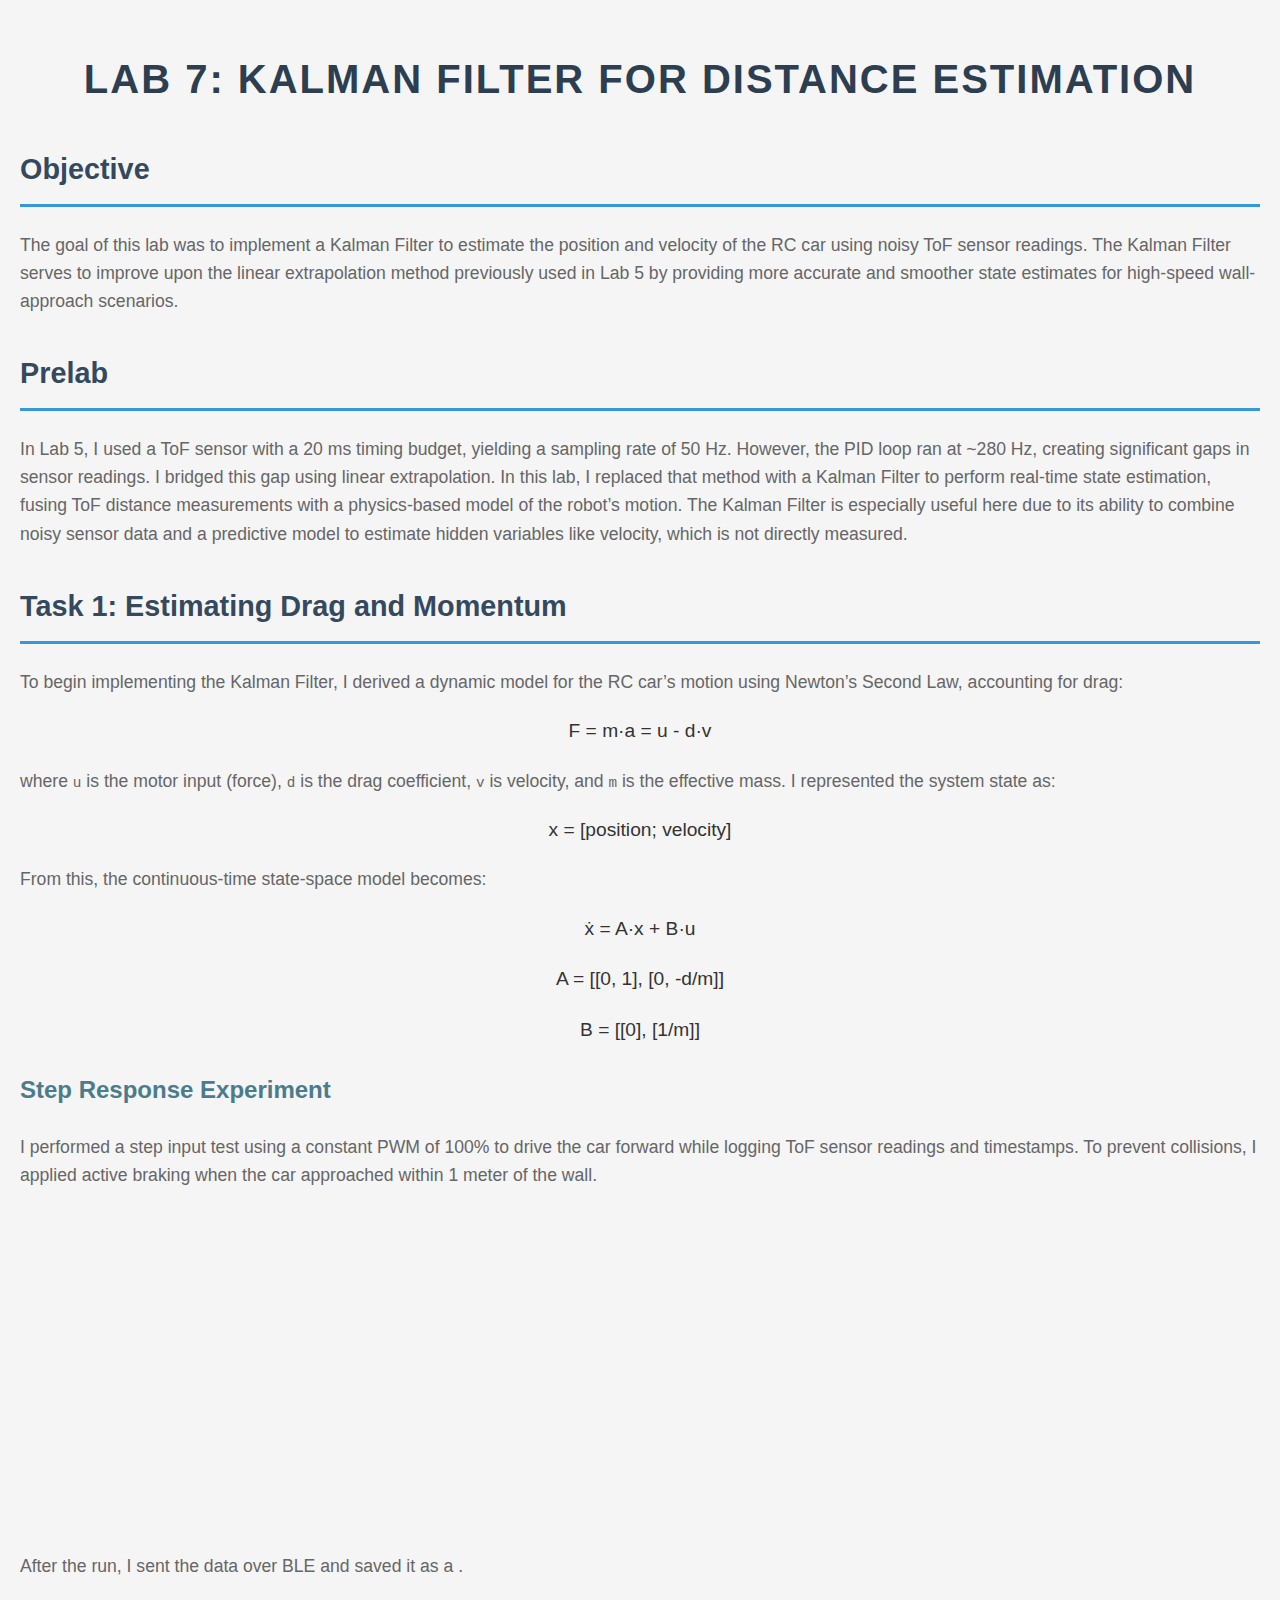
<file: labs/lab7.html>
<!DOCTYPE html>
<html lang="en">
<head>
    <meta charset="UTF-8">
    <meta name="viewport" content="width=device-width, initial-scale=1.0">
    <title>Lab 7: Kalman Filter for Distance Estimation </title>
    <style>
        /* General Styling */
        body {
            font-family: 'Arial', sans-serif;
            margin: 0;
            padding: 20px;
            background-color: #f5f5f5;
            line-height: 1.6;
            color: #333;
        }
        .section-container {
            max-width: 1200px;
            margin: 0 auto;
            padding: 20px;
            background-color: #fff;
            border-radius: 10px;
            box-shadow: 0 4px 15px rgba(0, 0, 0, 0.1);
            transition: transform 0.3s ease, box-shadow 0.3s ease;
        }
        .section-container:hover {
            transform: translateY(-2px);
            box-shadow: 0 6px 20px rgba(0, 0, 0, 0.15);
        }
        h1 {
            text-align: center;
            color: #2c3e50;
            margin-bottom: 25px;
            text-transform: uppercase;
            letter-spacing: 2px;
            font-size: 2.5em;
            animation: fadeInDown 1s ease-out;
        }
        h2 {
            color: #34495e;
            border-bottom: 3px solid #3498db;
            padding-bottom: 12px;
            margin-top: 35px;
            font-size: 1.8em;
            animation: fadeInLeft 1s ease-out;
        }
        h3 {
            color: #4a7c8c;
            margin-top: 25px;
            font-size: 1.5em;
            animation: fadeInRight 1s ease-out;
        }
        p {
            margin: 15px 0;
            color: #666;
            font-size: 1.1em;
        }
        img {
            max-width: 80%;
            max-height: 500px;
            height: auto;
            display: block;
            margin: 10px auto;
            border: 2px solid #ddd;
            border-radius: 8px;
            box-shadow: 0 2px 10px rgba(0, 0, 0, 0.1);
            transition: transform 0.3s ease, opacity 0.3s ease, box-shadow 0.3s ease;
        }
        img:hover {
            transform: scale(1.05);
            opacity: 0.95;
            box-shadow: 0 4px 15px rgba(0, 0, 0, 0.2);
        }
        table {
            border-collapse: collapse;
            width: 90%;
            margin: 20px auto;
            background-color: #fff;
            box-shadow: 0 4px 15px rgba(0, 0, 0, 0.1);
            border-radius: 8px;
        }
        th, td {
            border: 1px solid #ddd;
            padding: 12px;
            text-align: center;
            color: #555;
            transition: background-color 0.3s ease;
        }
        th {
            background-color: #3498db;
            color: #fff;
            font-weight: bold;
            font-size: 1.1em;
        }
        td:hover {
            background-color: #f0f0f0;
        }
        pre {
            background-color: #f8f8f8;
            padding: 15px;
            border-radius: 8px;
            overflow-x: auto;
            border: 1px solid #ddd;
            font-size: 0.9em;
            color: #333;
            box-shadow: 0 2px 10px rgba(0, 0, 0, 0.1);
            transition: transform 0.3s ease;
        }
        .equation {
                text-align: center;
                margin: 20px 0;
                font-size: 1.2em;
                color: #333333; /* Match body text */
        }
        pre:hover {
            transform: scale(1.02);
        }
        .placeholder {
            color: #888;
            font-style: italic;
            opacity: 0.7;
            transition: opacity 0.3s ease;
        }
        .placeholder:hover {
            opacity: 1;
        }
        /* Image Containers */
        .image-container, .two-image-container {
            display: flex;
            justify-content: center;
            gap: 20px;
            flex-wrap: wrap;
            margin: 10px 0;
            transition: opacity 0.5s ease, transform 0.3s ease;
        }
        .image-container:hover, .two-image-container:hover {
            transform: scale(1.02);
        }
        .image-container img, .two-image-container img {
            opacity: 0;
            animation: fadeIn 1s ease-in forwards;
            max-width: 30%; /* Fits three images side by side */
            max-height: 600px;
            height: auto;
            border: 2px solid #ddd;
            border-radius: 8px;
            box-shadow: 0 2px 10px rgba(0, 0, 0, 0.1);
        }
        .two-image-container img {
            max-width: 48%; /* Fits two images side by side */
            max-height: 600px;
            height: auto;
            border: 2px solid #ddd;
            border-radius: 8px;
            box-shadow: 0 2px 10px rgba(0, 0, 0, 0.1);
        }
        iframe {
            max-width: 80%;
            display: block;
            margin: 10px auto;
            border: 2px solid #ddd;
            border-radius: 8px;
            box-shadow: 0 2px 10px rgba(0, 0, 0, 0.1);
            transition: transform 0.3s ease, box-shadow 0.3s ease;
        }
        iframe:hover {
            transform: scale(1.02);
            box-shadow: 0 4px 15px rgba(0, 0, 0, 0.2);
        }

        /* Animations */
        @keyframes fadeIn {
            from { opacity: 0; transform: translateY(20px); }
            to { opacity: 1; transform: translateY(0); }
        }
        @keyframes fadeInDown {
            from { opacity: 0; transform: translateY(-20px); }
            to { opacity: 1; transform: translateY(0); }
        }
        @keyframes fadeInLeft {
            from { opacity: 0; transform: translateX(-20px); }
            to { opacity: 1; transform: translateX(0); }
        }
        @keyframes fadeInRight {
            from { opacity: 0; transform: translateX(20px); }
            to { opacity: 1; transform: translateX(0); }
        }

        /* Enhanced Responsive Design */
        @media (max-width: 1200px) {
            .section-container { max-width: 95%; padding: 15px; }
            img, iframe { max-width: 90%; max-height: 400px; }
            .image-container img, .two-image-container img { max-width: 45%; }
            table { width: 95%; }
            h1 { font-size: 2.2em; }
            h2 { font-size: 1.6em; }
            h3 { font-size: 1.3em; }
        }
        @media (max-width: 768px) {
            .section-container { max-width: 90%; padding: 10px; }
            img, iframe { max-width: 100%; max-height: 250px; }
            .image-container img, .two-image-container img { max-width: 100%; }
            table { width: 100%; }
            h1 { font-size: 1.8em; }
            h2 { font-size: 1.4em; }
            h3 { font-size: 1.1em; }
            p { font-size: 1em; }
        }
        @media (max-width: 480px) {
            .section-container { padding: 5px; }
            img, iframe { max-height: 200px; }
            pre { font-size: 0.8em; padding: 10px; }
            table { font-size: 0.9em; }
            button { padding: 8px 15px; font-size: 0.9em; }
        }
    </style>
    <script>
        // Smooth scrolling for navigation (if needed, add links later)
        document.querySelectorAll('a[href^="#"]').forEach(anchor => {
            anchor.addEventListener('click', function(e) {
                e.preventDefault();
                document.querySelector(this.getAttribute('href')).scrollIntoView({
                    behavior: 'smooth',
                    block: 'start'
                });
            });
        });

        // Image lazy loading with animation
        document.addEventListener('DOMContentLoaded', function() {
            const images = document.querySelectorAll('.image-container img, .two-image-container img');
            images.forEach(img => {
                img.style.opacity = '0';
                const observer = new IntersectionObserver((entries, observer) => {
                    entries.forEach(entry => {
                        if (entry.isIntersecting) {
                            entry.target.style.opacity = '1';
                            entry.target.style.animation = 'fadeIn 1s ease-out forwards';
                            observer.unobserve(entry.target);
                        }
                    });
                }, { threshold: 0.1, rootMargin: '50px' });
                observer.observe(img);
            });
        });

        // Dynamic table toggle for sensor data (not used here, kept for consistency)
        function toggleTable() {
            const table = document.querySelector('table');
            if (table) {
                if (table.style.display === 'none' || table.style.display === '') {
                    table.style.display = 'table';
                    table.style.animation = 'fadeIn 0.5s ease-out';
                } else {
                    table.style.animation = 'fadeOut 0.5s ease-out';
                    setTimeout(() => table.style.display = 'none', 500);
                }
            }
        }

        // Image zoom on click
        document.querySelectorAll('img').forEach(img => {
            img.addEventListener('click', function() {
                this.classList.toggle('enlarged');
                if (this.classList.contains('enlarged')) {
                    this.style.maxWidth = '90%';
                    this.style.maxHeight = '80vh';
                    this.style.position = 'fixed';
                    this.style.top = '50%';
                    this.style.left = '50%';
                    this.style.transform = 'translate(-50%, -50%)';
                    this.style.zIndex = '1000';
                    this.style.cursor = 'zoom-out';
                } else {
                    this.style.maxWidth = '80%';
                    this.style.maxHeight = '500px';
                    this.style.position = 'static';
                    this.style.top = 'auto';
                    this.style.left = 'auto';
                    this.style.transform = 'none';
                    this.style.zIndex = 'auto';
                    this.style.cursor = 'default';
                }
            });
        });

        // Fade animations for sections
        document.querySelectorAll('h1, h2, h3, p').forEach(element => {
            element.style.opacity = '0';
            const observer = new IntersectionObserver((entries, observer) => {
                entries.forEach(entry => {
                    if (entry.isIntersecting) {
                        entry.target.style.opacity = '1';
                        entry.target.style.animation = 'fadeIn 1s ease-out';
                        observer.unobserve(entry.target);
                    }
                });
            }, { threshold: 0.1 });
            observer.observe(element);
        });

        // CSS animations for fadeOut
        const styles = document.createElement('style');
        styles.textContent = `
            @keyframes fadeOut {
                from { opacity: 1; }
                to { opacity: 0; }
            }
            @keyframes fadeIn {
                from { opacity: 0; transform: translateY(20px); }
                to { opacity: 1; transform: translateY(0); }
            }
            .enlarged {
                max-width: 90% !important;
                max-height: 80vh !responsivimportant;
                position: fixed !important;
                top: 50% !important;
                left: 50% !important;
                transform: translate(-50%, -50%) !important;
                z-index: 1000 !important;
                cursor: zoom-out !important;
            }`;
        document.head.appendChild(styles);
    </script>
</head>
<body>
    <h1>Lab 7: Kalman Filter for Distance Estimation</h1>
    <h2> Objective</h2>
    <p>
        The goal of this lab was to implement a Kalman Filter to estimate the position and velocity of the RC car using noisy ToF sensor readings. 
        The Kalman Filter serves to improve upon the linear extrapolation method previously used in Lab 5 by providing more accurate and smoother state estimates for high-speed wall-approach scenarios.
    </p>
    <h2>Prelab</h2>
    <p>
        In Lab 5, I used a ToF sensor with a 20 ms timing budget, yielding a sampling rate of 50 Hz. However, the PID loop ran at ~280 Hz, creating significant gaps in sensor readings. I bridged this gap using linear extrapolation. 
        In this lab, I replaced that method with a Kalman Filter to perform real-time state estimation, fusing ToF distance measurements with a physics-based model of the robot’s motion.
        The Kalman Filter is especially useful here due to its ability to combine noisy sensor data and a predictive model to estimate hidden variables like velocity, which is not directly measured.
    </p>

    <h2>Task 1: Estimating Drag and Momentum</h2>
<p>
    To begin implementing the Kalman Filter, I derived a dynamic model for the RC car’s motion using Newton’s Second Law, accounting for drag:
</p>
<div class="equation">
    F = m·a = u - d·v
</div>

<p>
    where <code>u</code> is the motor input (force), <code>d</code> is the drag coefficient, <code>v</code> is velocity, and <code>m</code> is the effective mass. I represented the system state as:
</p>

<div class="equation">
    x = [position; velocity]
</div>

<p>
    From this, the continuous-time state-space model becomes:
</p>

<div class="equation">
    ẋ = A·x + B·u
</div>
<div class="equation">
    A = [[0, 1], [0, -d/m]]
</div>
<div class="equation">
    B = [[0], [1/m]]
</div>


<h3>Step Response Experiment</h3>
<p>
    I performed a step input test using a constant PWM of 100% to drive the car forward while logging ToF sensor readings and timestamps. To prevent collisions, I applied active braking when the car approached within 1 meter of the wall.
</p>

<div class="two-image-container">
    <img src="labs_img/step_response.png" alt="IMU on Robot Setup">
</div>
<p>
    After the run, I sent the data over BLE and saved it as a .
</p>


  

</body>
</html>
</file>
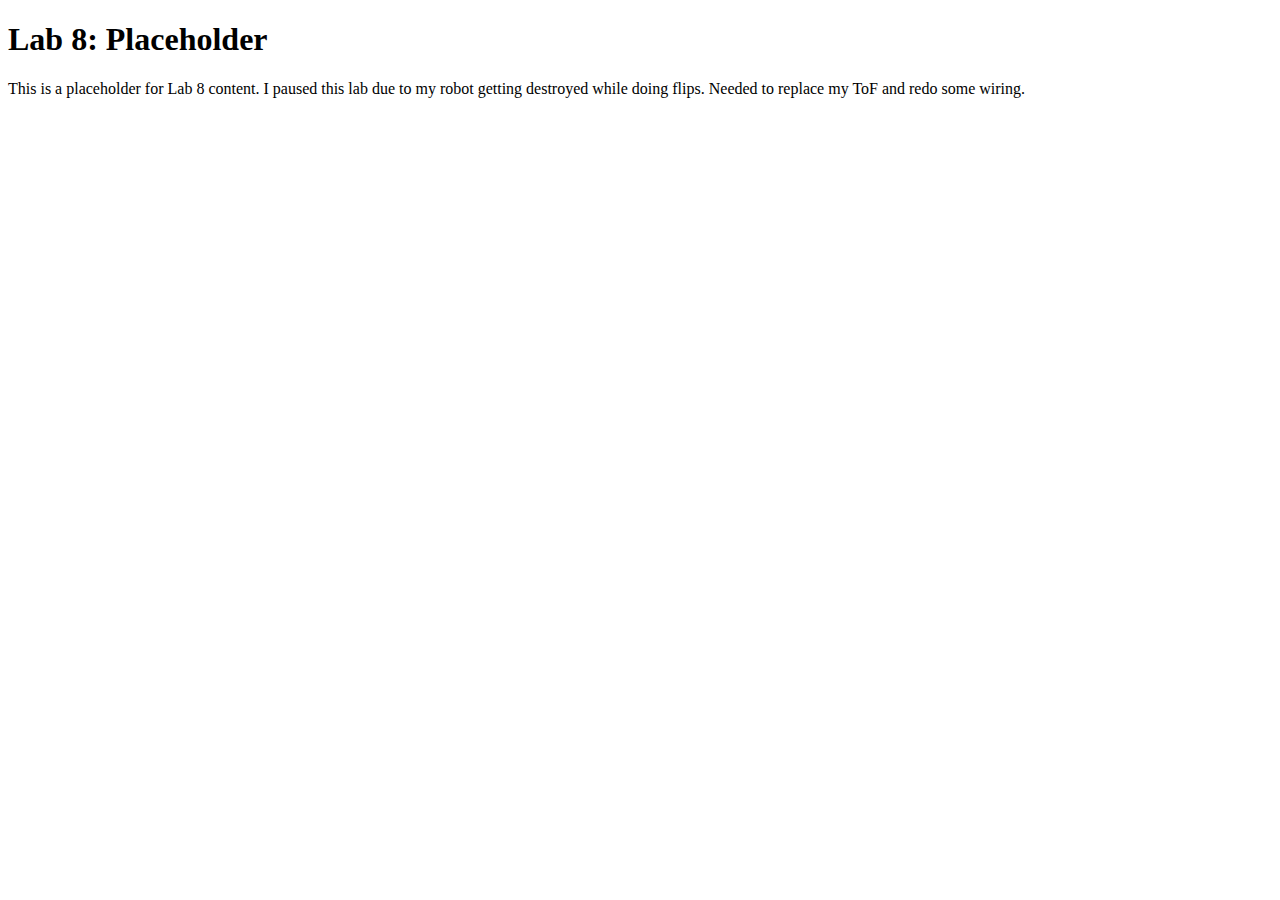
<file: labs/lab8.html>
<!DOCTYPE html>
<html lang="en">
<head>
    <meta charset="UTF-8">
    <meta name="viewport" content="width=device-width, initial-scale=1.0">
    <title>Lab 8 Placeholder</title>
</head>
<body>
    <h1>Lab 8: Placeholder</h1>
    <p>This is a placeholder for Lab 8 content. I paused this lab due to my robot getting destroyed while doing flips. Needed to replace my ToF and redo some wiring. </p>
</body>
</html>
</file>
<file: assets/css/main.css>
/**
* Template Name: iPortfolio
* Template URL: https://bootstrapmade.com/iportfolio-bootstrap-portfolio-websites-template/
* Updated: Jun 29 2024 with Bootstrap v5.3.3
* Author: BootstrapMade.com
* License: https://bootstrapmade.com/license/
*/

/*--------------------------------------------------------------
# Font & Color Variables
--------------------------------------------------------------*/
:root {
  /* Fonts */
  --default-font: "Roboto", system-ui, -apple-system, "Segoe UI", Roboto, "Helvetica Neue", Arial, "Noto Sans", "Liberation Sans", sans-serif;
  --heading-font: "Raleway", sans-serif;
  --nav-font: "Poppins", sans-serif;

  /* Colors */
  --background-color: #ffffff;
  --default-color: #272829;
  --heading-color: #050d18;
  --accent-color: #149ddd;
  --surface-color: #ffffff;
  --contrast-color: #ffffff;
  --nav-color: #a8a9b4;
  --nav-hover-color: #ffffff;
  --nav-mobile-background-color: #040b14;
}

/* Color Presets */
.light-background {
  --background-color: #f4fafd;
  --surface-color: #ffffff;
}

.dark-background {
  --background-color: #040b14;
  --default-color: #ffffff;
  --heading-color: #ffffff;
}

/*--------------------------------------------------------------
# General Styles
--------------------------------------------------------------*/
body {
  font-family: var(--default-font);
  color: var(--default-color);
  background-color: var(--background-color);
  margin: 0;
  overflow-x: hidden;
}

h1, h2, h3, h4, h5, h6 {
  font-family: var(--heading-font);
  color: var(--heading-color);
  margin: 0 0 1.25rem 0;
  font-weight: 700;
}

a {
  color: var(--accent-color);
  transition: opacity 0.3s ease;
}

a:hover {
  color: var(--accent-color);
  opacity: 0.9;
  text-decoration: none;
}

/* Header */
.header {
  background-color: var(--nav-mobile-background-color);
  padding: 1.25rem;
  text-align: center;
}

.profile-img {
  width: 150px;
  height: 150px;
  margin: 0 auto;
  border: 5px solid var(--surface-color);
}

.profile-img img {
  width: 100%;
  height: 100%;
  object-fit: cover;
  border-radius: 50%;
}

.navmenu ul {
  list-style: none;
  padding: 0;
  margin: 1.25rem 0 0;
}

.navmenu li {
  display: inline-block;
  margin: 0 0.625rem;
}

.navmenu a {
  color: var(--nav-color);
  font-family: var(--nav-font);
  font-size: 0.95rem;
  padding: 0.25rem 0;
}

.navmenu a:hover {
  color: var(--nav-hover-color);
}

/* Bio Section */
.about {
  padding: 3rem 0;
  background-color: var(--surface-color);
}

.section-title {
  text-align: center;
  margin-bottom: 2rem;
}

/* Portfolio Section */
.portfolio {
  padding: 3rem 0;
  background-color: var(--light-background);
}

/* Lab Cards Grid */
.lab-card {
  border: 1px solid rgba(0,0,0,0.1);
  transition: transform 0.2s ease, box-shadow 0.2s ease;
  position: relative;
}

.lab-card:hover {
  transform: translateY(-5px);
  box-shadow: 0 5px 15px rgba(0,0,0,0.1);
}

.lab-card::after {
  content: "Lab " attr(data-lab-number);
  position: absolute;
  top: 0.5rem;
  right: 0.5rem;
  background: var(--accent-color);
  color: var(--contrast-color);
  padding: 0.25rem 0.5rem;
  border-radius: 0.25rem;
  font-size: 0.8rem;
}

.lab-card img {
  height: 120px;
  object-fit: cover;
  border-bottom: 1px solid rgba(0,0,0,0.1);
}

.card-title {
  font-size: 0.95rem;
  font-weight: 600;
  margin: 0;
  line-height: 1.3;
}

/* Search & Pagination */
#labSearch {
  border: 1px solid rgba(0,0,0,0.15);
  border-radius: 1.25rem;
  padding: 0.5rem 1rem;
  font-size: 0.9rem;
  max-width: 300px;
  transition: all 0.3s ease;
}

#labSearch:focus {
  border-color: var(--accent-color);
  box-shadow: 0 0 0 3px rgba(20,157,221,0.25);
}

.pagination {
  margin: 1.5rem 0 0;
}

.page-link {
  border: none;
  color: var(--accent-color);
  min-width: 80px;
  transition: all 0.2s ease;
}

.page-link:hover {
  background: var(--accent-color);
  color: var(--contrast-color);
}

/* Mobile Optimization */
@media (max-width: 768px) {
  .lab-card img {
    height: 100px;
  }
  
  .card-title {
    font-size: 0.85rem;
  }
  
  #labSearch {
    max-width: 100% !important;
  }
  
  .navmenu li {
    margin: 0 0.5rem;
  }
}

/* Footer */
.footer {
  padding: 1.25rem 0;
  background-color: var(--light-background);
}

#scroll-top {
  width: 40px;
  height: 40px;
  background: var(--accent-color);
  color: var(--contrast-color);
  transition: background 0.3s ease;
}

#scroll-top:hover {
  background: #1285c5;
}

/* Preloader */
#preloader {
  background: var(--background-color);
  z-index: 9999;
}

/* Add/Update these CSS rules */
.profile-img-container {
  width: 180px;
  height: 180px;
  margin: 0 auto 1.5rem;
}

.profile-img {
  width: 100%;
  height: 100%;
  border-radius: 50%;
  overflow: hidden;
  border: 4px solid var(--surface-color);
  box-shadow: 0 4px 12px rgba(0,0,0,0.1);
}

.profile-image {
  width: 100%;
  height: 100%;
  object-fit: cover;
  object-position: center top;
}

/* Mobile adjustment */
@media (max-width: 768px) {
  .profile-img-container {
    width: 140px;
    height: 140px;
  }
}
</file>
